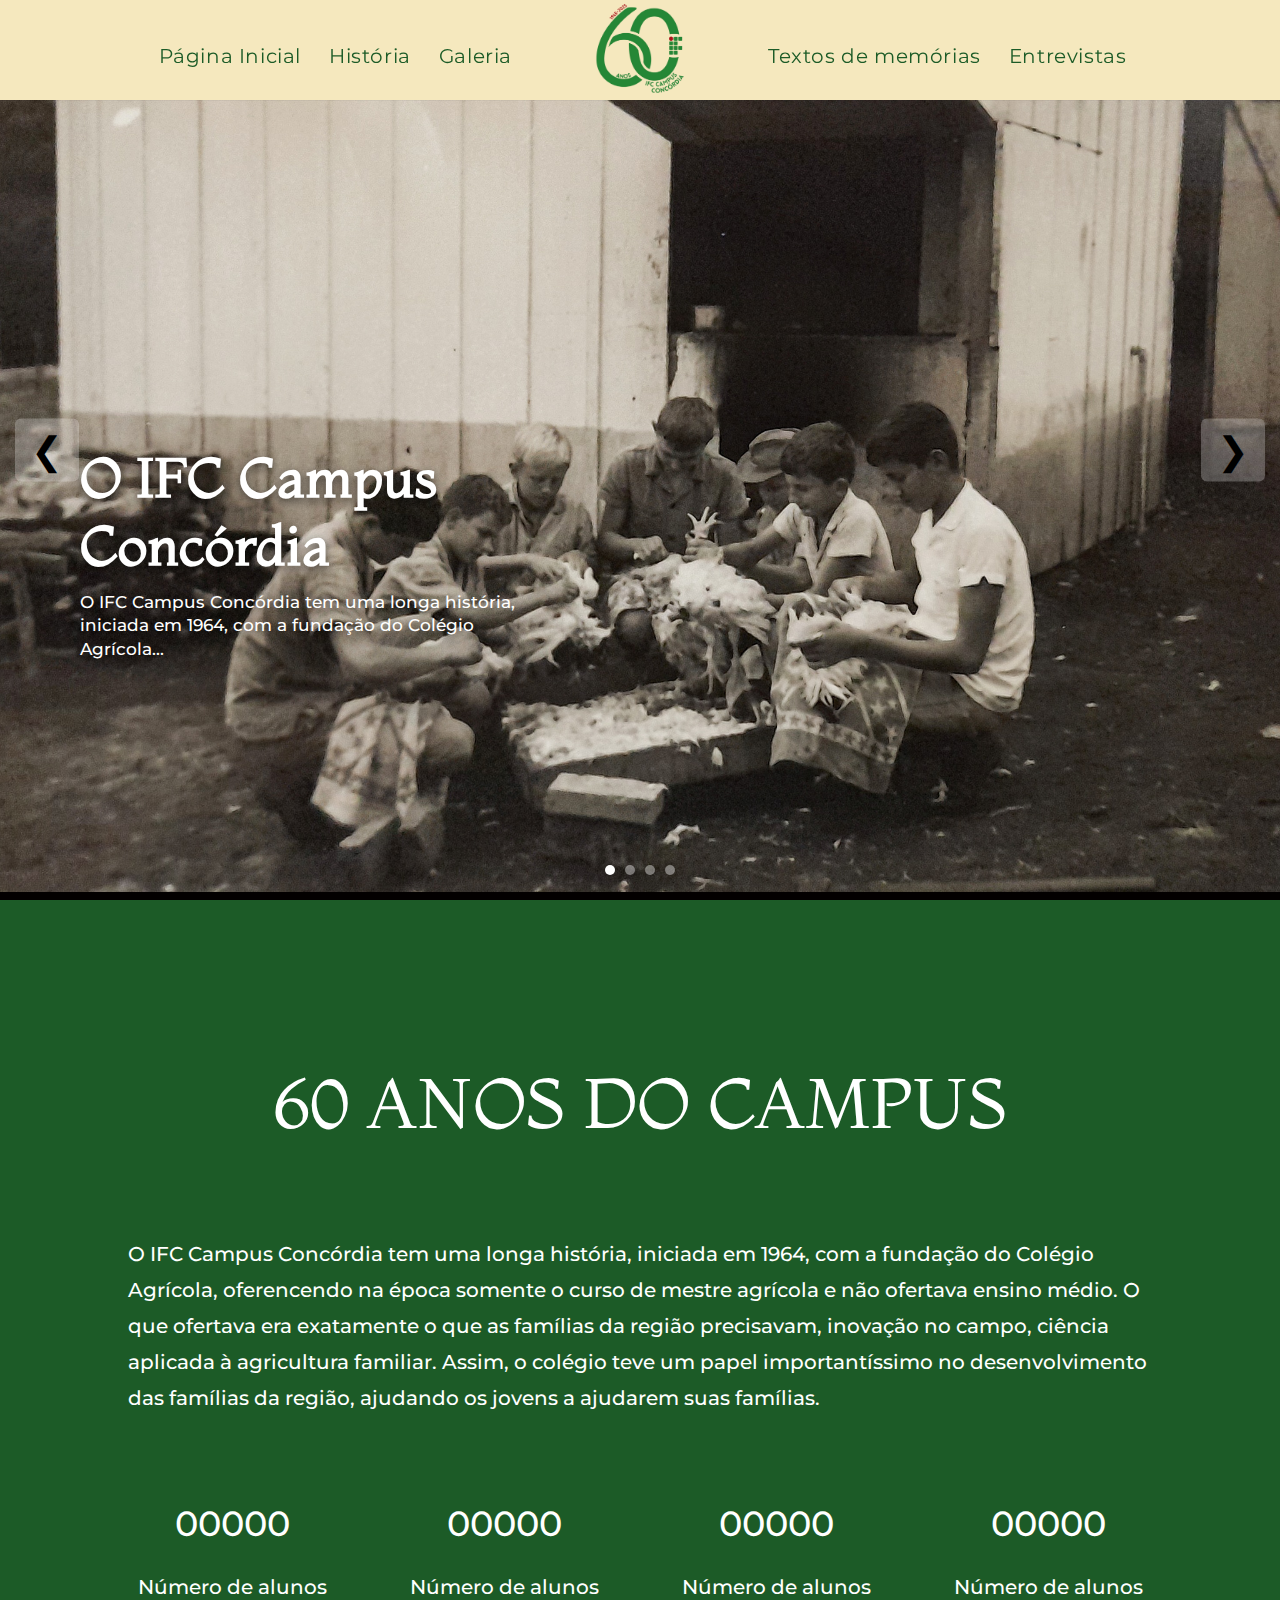
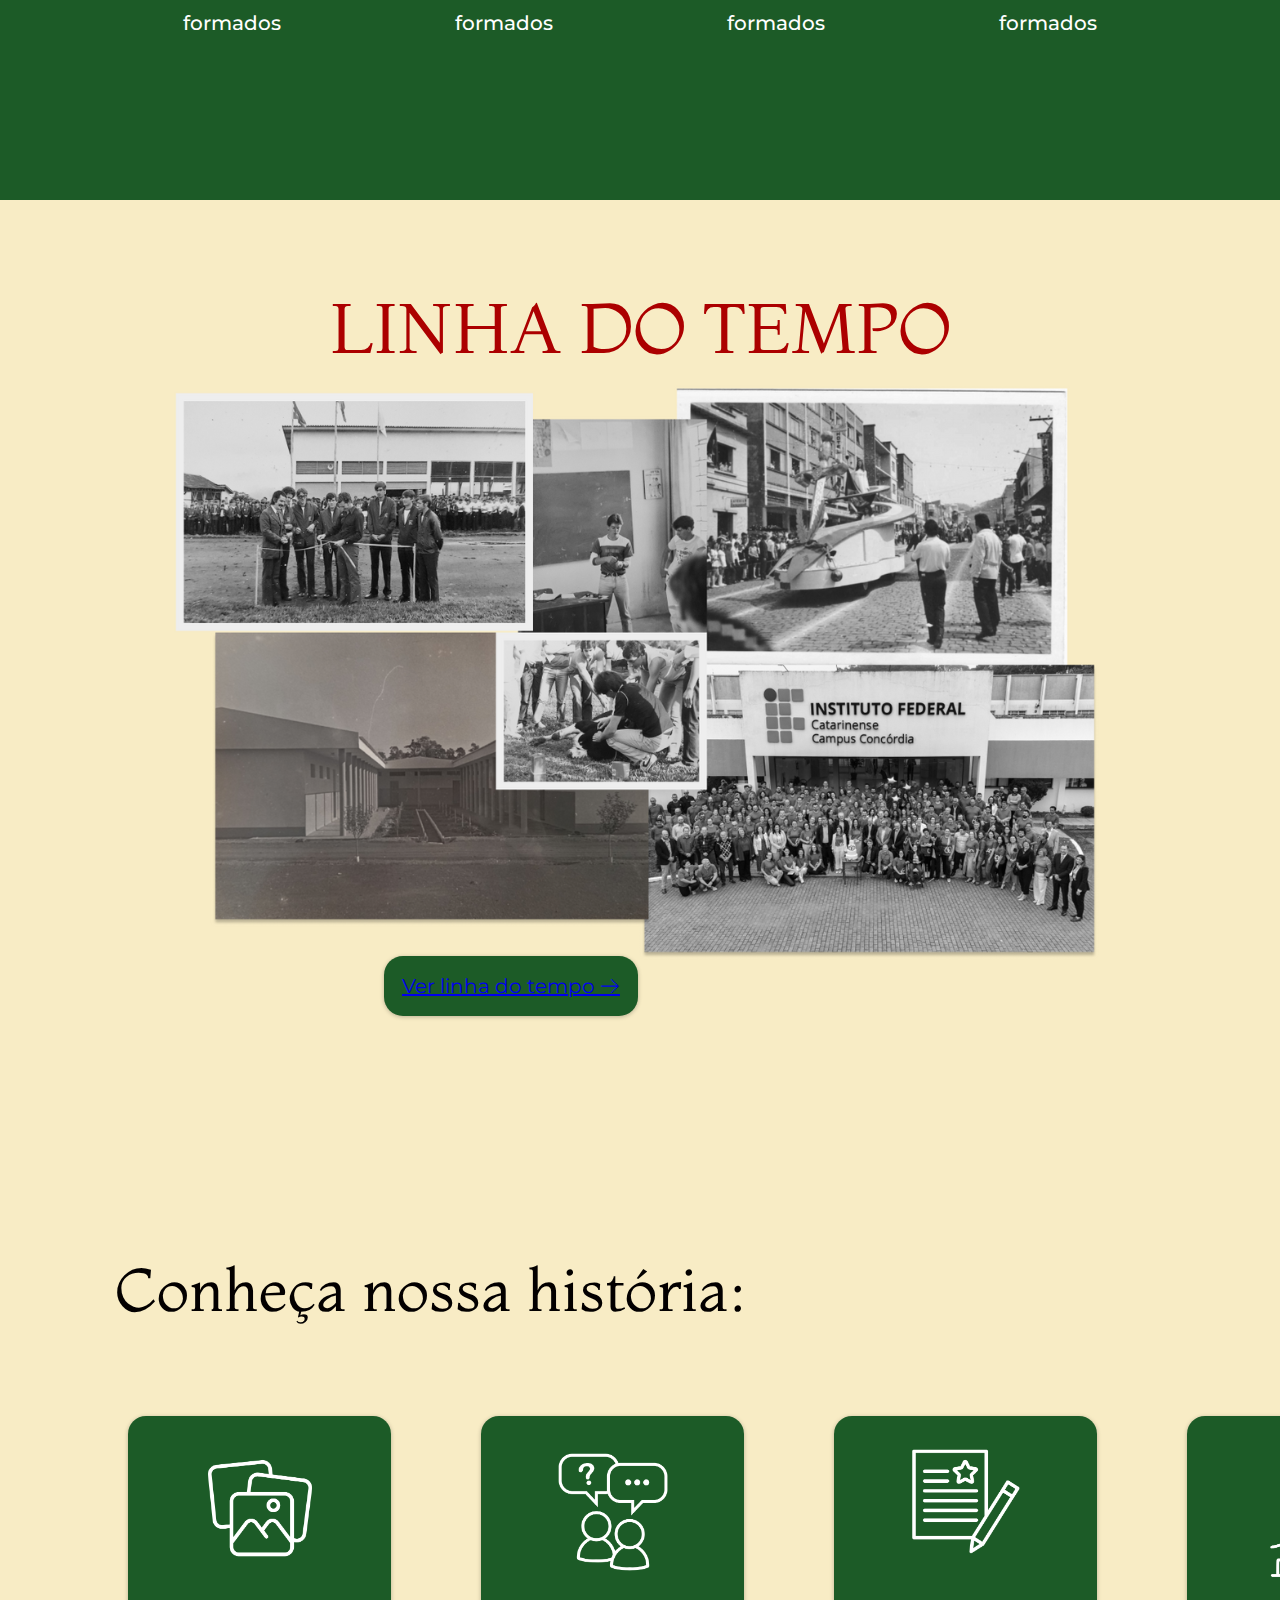
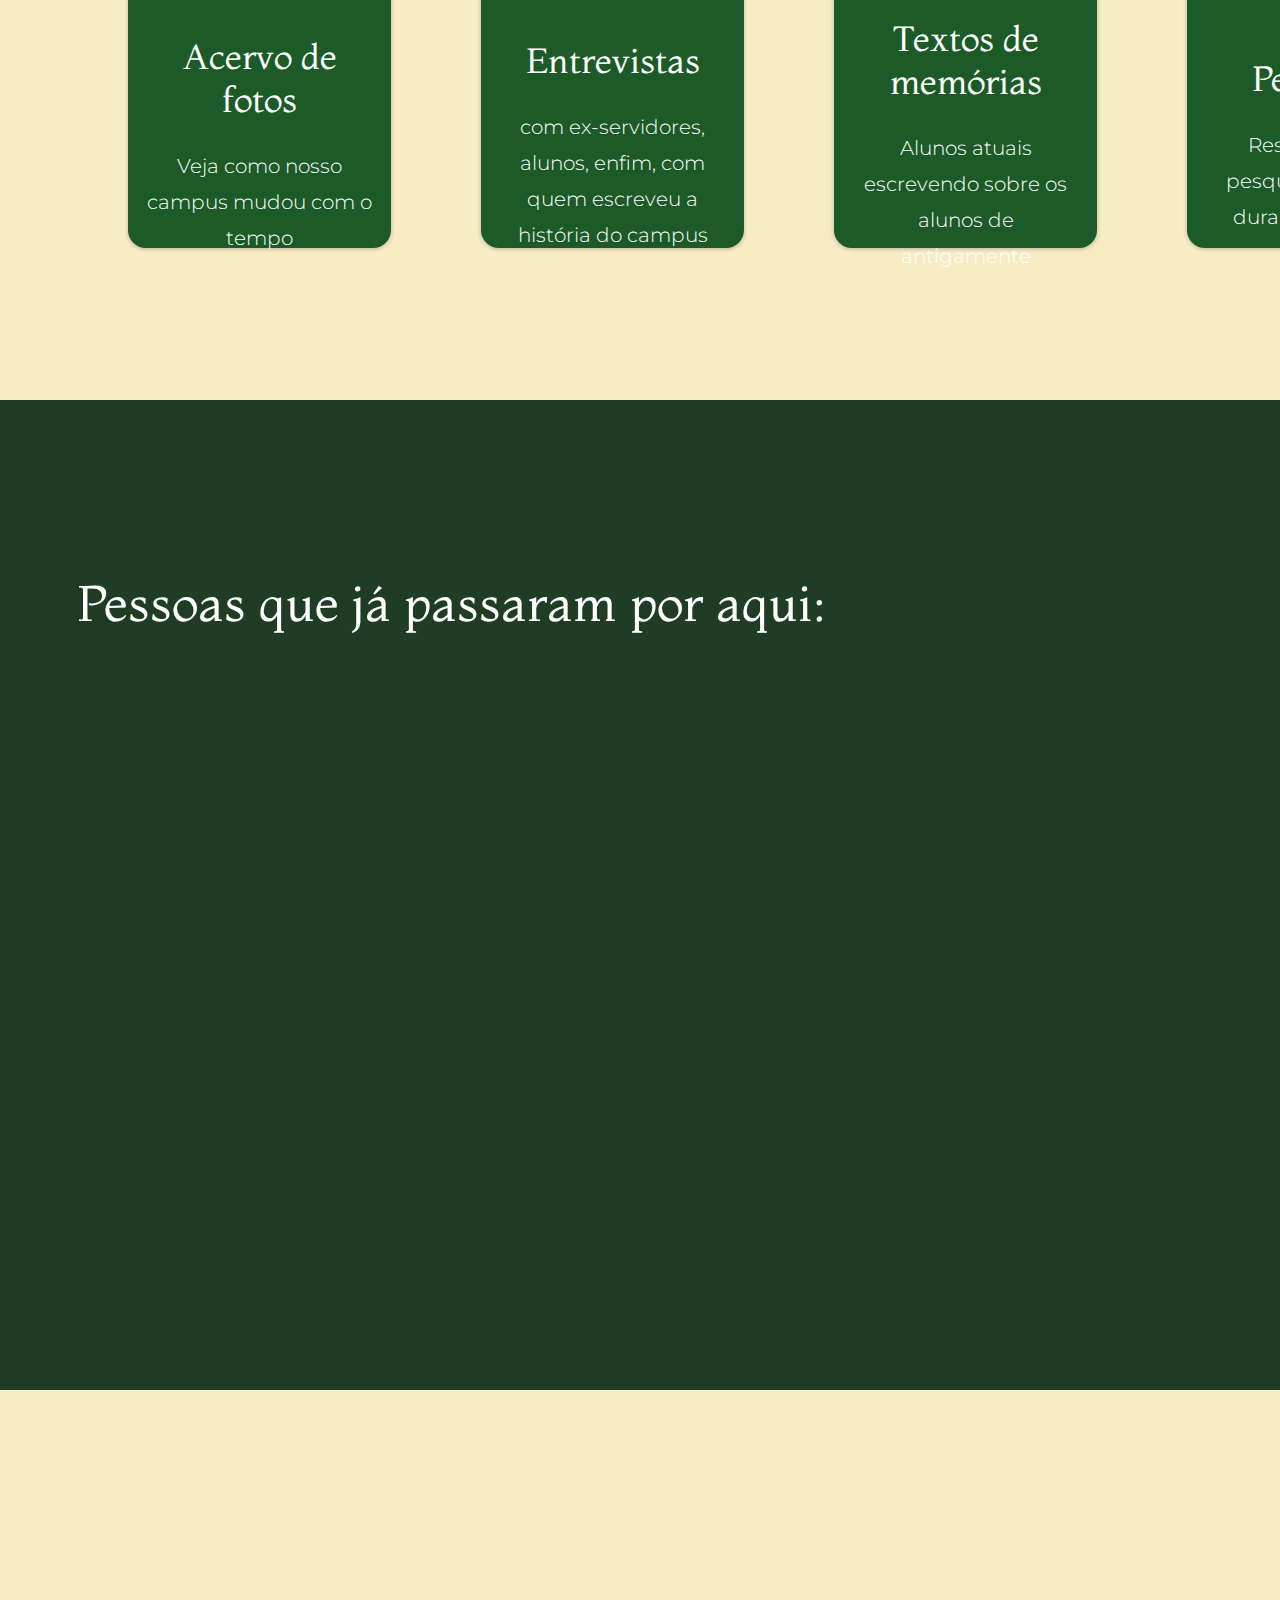
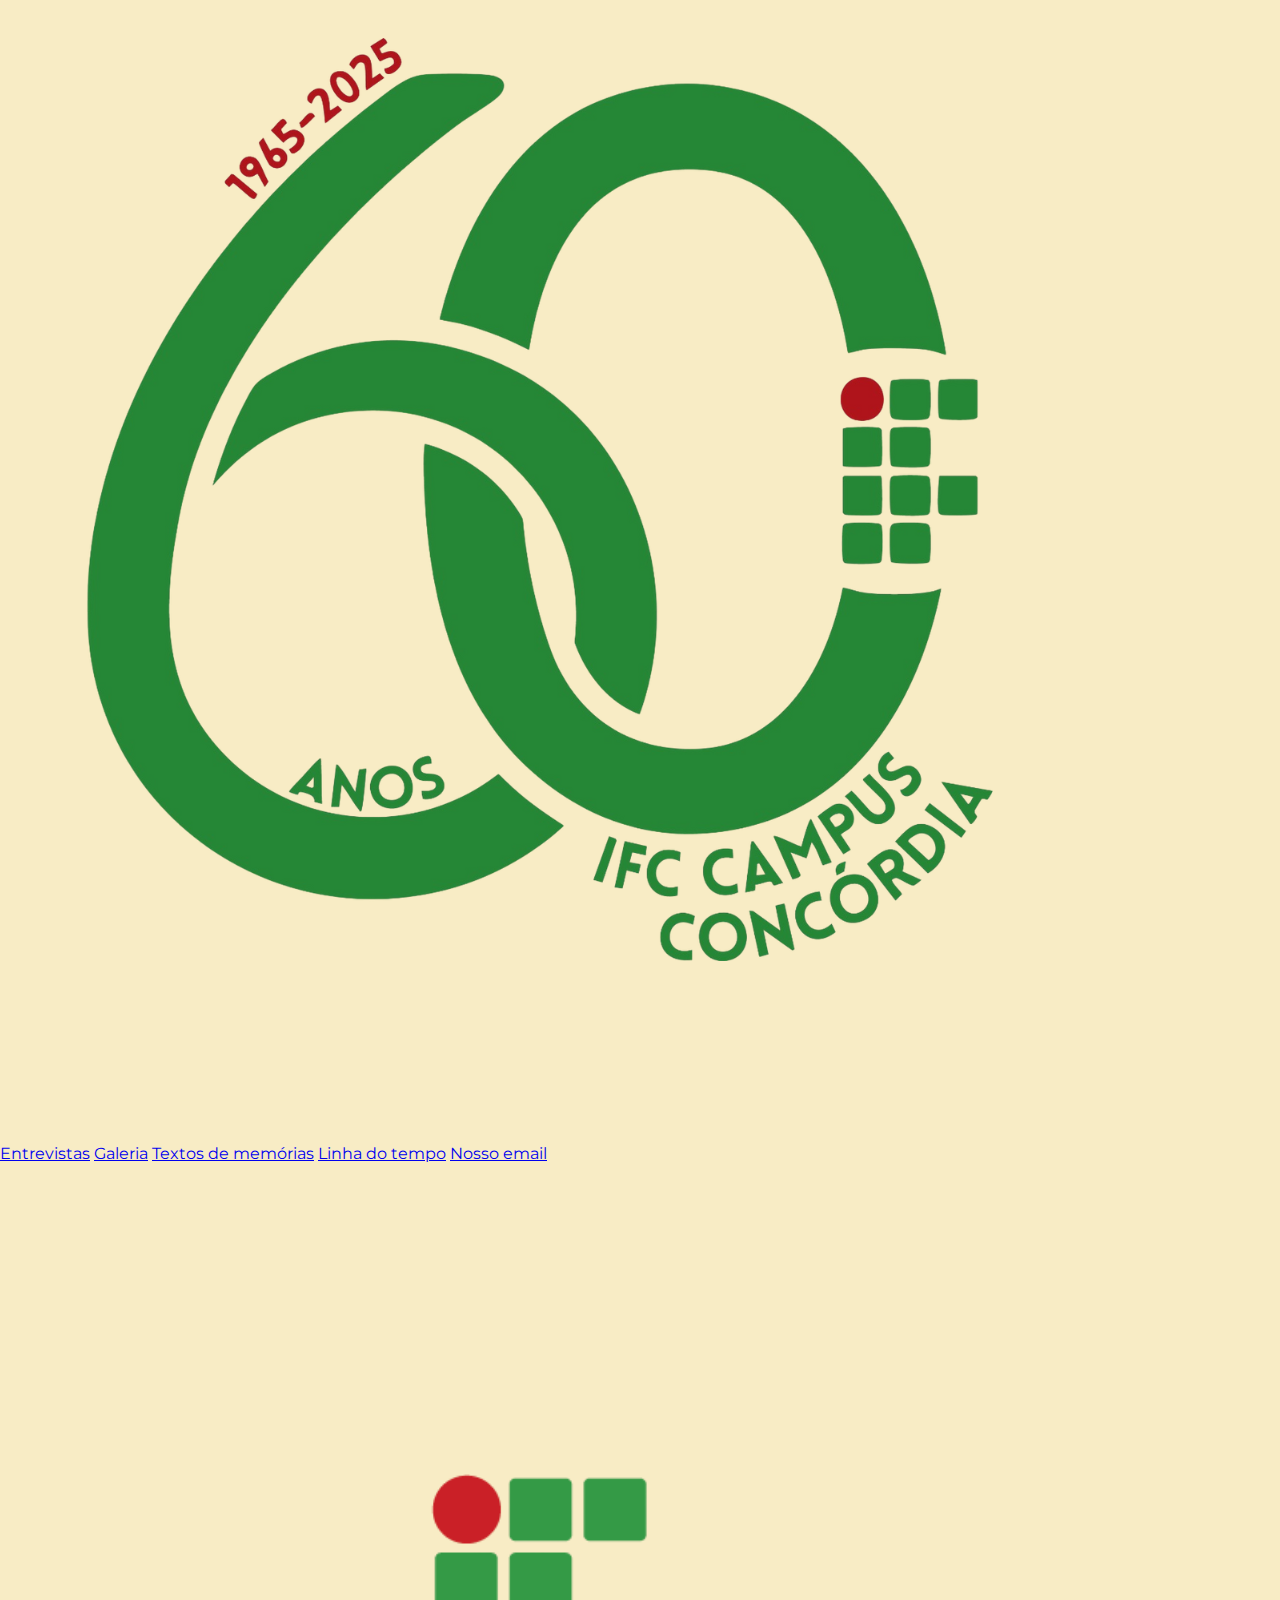
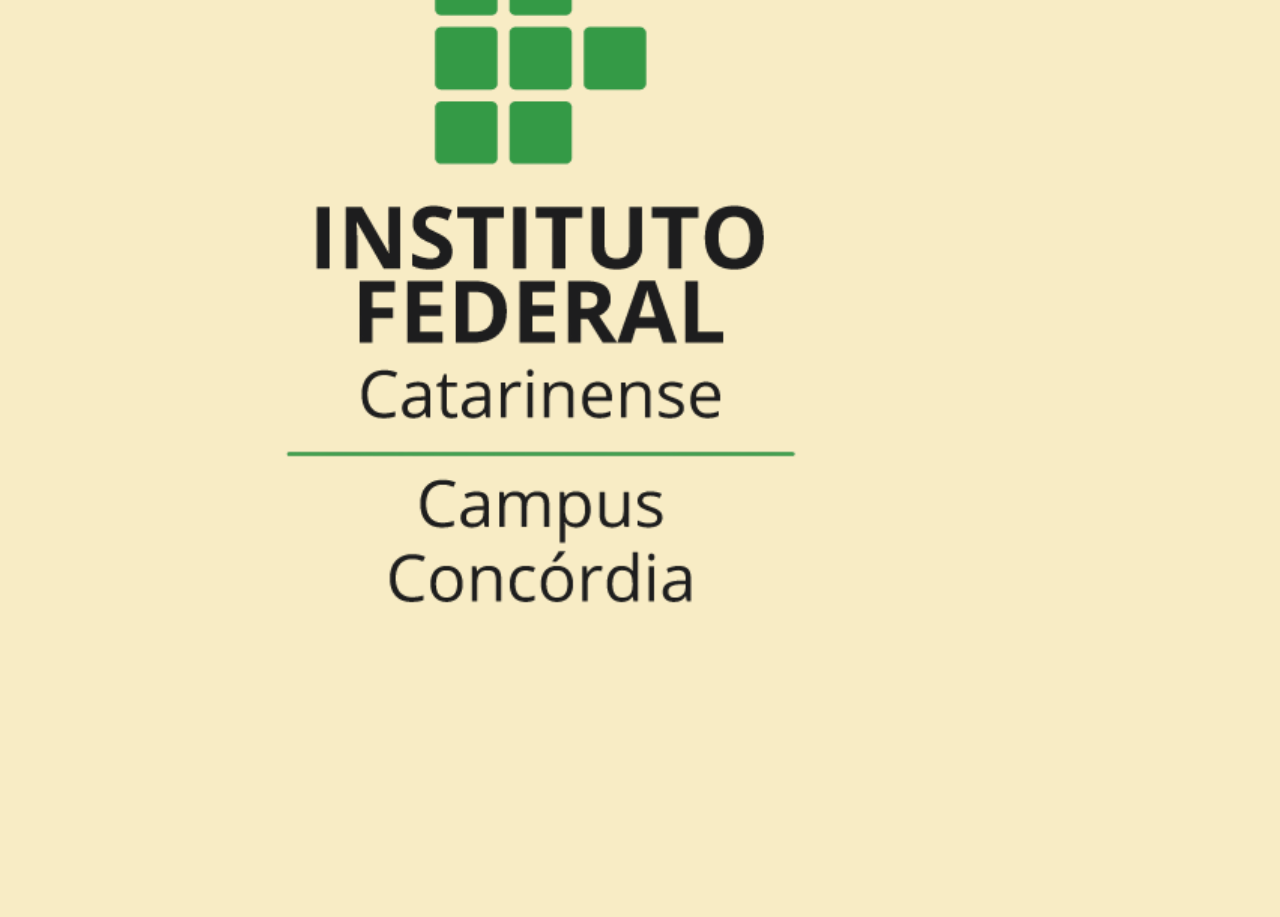
<file: index.html>
<!DOCTYPE html>
<html lang="pt-br">
<head>
    <meta charset="UTF-8">
    <meta name="viewport" content="width=device-width, initial-scale=1.0">
    <link href="./site/css/estilo.css" rel="stylesheet">
    <link rel="icon" type="image/png" href="./site/imagens/logoprojeto.png">
    <link rel="preconnect" href="https://fonts.googleapis.com">
    <link rel="preconnect" href="https://fonts.gstatic.com" crossorigin>
    <link href="https://fonts.googleapis.com/css2?family=Montaga&family=Montserrat:ital,wght@0,100..900;1,100..900&display=swap" rel="stylesheet">
    <!-- <script src="./site/js/script.js" defer></script>  -->
    <!-- <script src="./site/js/carrosselPessoas.js" defer></script>    -->
     <script src="./site/js/carossel.js" defer></script>
    <title>Página Inicial</title>
</head>
<body>
    <header class="site-header">
        <nav class="navbar">
            <ul class="nav-left">
            <li><a href="./index.html">Página Inicial</a></li>
            <li><a href="./site/paginas/linhadoTempo.html">História</a></li>
            <li><a href="./site/paginas/galeria.html">Galeria</a></li>
            </ul>

            <div class="logo-wrap">
            <a href="index.html" class="logo-link">
                <img src="./site/imagens/logoprojeto.png" alt="IFC Concórdia" class="logo-img">
            </a>
            </div>

            <ul class="nav-right">
            <li><a href="./site/paginas/textosdeMemorias.html">Textos de memórias</a></li>
            <li><a href="./site/paginas/entrevistas.html">Entrevistas</a></li>

            </ul>
        </nav>
    </header>

   <section class="carousel">

    <div class="carousel-track" id="carrossel-1">
        <!-- Slide 1 -->
        <div class="slide active">
            <img src="./site/imagens/depenandoGalinha1969 (1).jpg" alt="Foto 1">
            <div class="slide-texto">
                <h1>O IFC Campus Concórdia</h1>
                <p>O IFC Campus Concórdia tem uma longa história, iniciada em 1964, com a fundação do Colégio Agrícola...</p>
            </div>
        </div>

        <!-- Slide 2 -->
        <div class="slide">
            <img src="./site/imagens/formaturaPrimeiraTurma (1).jpg" alt="Foto 2">
            <div class="slide-texto">
                <h1>Uma trajetória de 60 anos</h1>
                <p>O campus contribuiu de forma fundamental no desenvolvimento das famílias da região...</p>
            </div>
        </div>

        <!-- Slide 3 -->
        <div class="slide">
            <img src="./site/imagens/EAgrotecnica.jpg" alt="Foto 3">
            <div class="slide-texto">
                <h1>Tradição e Inovação</h1>
                <p>O legado do campus se mantém vivo através das gerações...</p>
            </div>
        </div>

        <!-- Slide 4 -->
        <div class="slide">
            <img src="./site/imagens/refeitório.jpg" alt="Foto 4">
            <div class="slide-texto">
                <h1>Tradição e Inovação</h1>
                <p>O legado do campus se mantém vivo através das gerações...</p>
            </div>
        </div>
    </div>

    <!-- Bolinhas de navegação -->
    <div class="carousel-indicators" id="indicadores-1">
        <span class="indicator"></span>
        <span class="indicator"></span>
        <span class="indicator"></span>
        <span class="indicator"></span>
    </div>

    <!-- Setas -->
    <button class="arrow left" onclick="primeiro.slideAnterior()">&#10094;</button>
    <button class="arrow right" onclick="primeiro.proximoSlide()">&#10095;</button>

    </section>

    <section class="secEstimativas">
        <h1 class="h1Branco"> 60 ANOS DO CAMPUS</h1>
        <p>
            O IFC Campus Concórdia tem uma longa história, iniciada em 1964, 
            com a fundação do Colégio Agrícola, oferencendo na época somente o 
            curso de mestre agrícola e não ofertava ensino médio. O que ofertava 
            era exatamente o que as famílias da região precisavam, inovação no campo, 
            ciência aplicada à agricultura familiar. Assim, o colégio teve um papel 
            importantíssimo no desenvolvimento das famílias da região, ajudando os 
            jovens a ajudarem suas famílias. 
        </p>

        <div class="secao2estimativas">
            <div class="estimativa">
                <p class="numero">00000</p>
                <p>Número de alunos formados</p>
            </div>
            <div class="estimativa">
                <p class="numero">00000</p>
                <p>Número de alunos formados</p>
            </div>
            <div class="estimativa">
                <p class="numero">00000</p>
                <p>Número de alunos formados</p>
            </div>
            <div class="estimativa">
                <p class="numero">00000</p>
                <p>Número de alunos formados</p>
            </div>
        </div>
    </section>

    <section class="secLinhadoTempo">
        <h1 class="h1Vermelho">LINHA DO TEMPO</h1>
        <button class="botaoLinhadoTempo"><a href="./site/paginas/linhadoTempo.html">Ver linha do tempo 🡢</a></button>
    </section>

    <section class="secDirecionamentos">
        <h1>Conheça nossa história:</h1>
        <div class="direcionamentos">
        <a href="./site/paginas/galeria.html" class="direcionamento">
            <img src="./site/imagens/icones/igaleria.png" alt="fotos">
            <h2>Acervo de fotos</h2>
            <p>Veja como nosso campus mudou com o tempo</p>
        </a>
        <a href="./site/paginas/entrevistas.html" class="direcionamento">
            <img src="./site/imagens/icones/ientrevista.png" alt="entrevistas">
            <h2>Entrevistas</h2>
            <p>com ex-servidores, alunos, enfim, com quem escreveu a história do campus</p>
        </a>
        <a href="./site/paginas/textosdeMemorias.html" class="direcionamento">
            <img src="./site/imagens/icones/itextos.png" alt="textos">
            <h2>Textos de memórias</h2>
            <p>Alunos atuais escrevendo sobre os alunos de antigamente</p>
        </a>
        <a href="./site/paginas/pesquisa.html" class="direcionamento">
            <img src="./site/imagens/icones/iestatistica.png" alt="pesquisa">
            <h2>Pesquisa</h2>
            <p>Resultados da pesquisa realizada durante o projeto</p>
        </a> 
    </div>
    </section>

    <section class="secPessoas">
    <h1>Pessoas que já passaram por aqui:</h1>
    
    <section class="carrossel-pessoas" >

    <div class="carousel-track" id="carrossel-2">
        <!-- Slide 1 -->
        <div class="slide-pessoa active">
            <img src="./site/imagens/EAgrotecnica.jpg" alt="Foto 1">
            <div class="slide-texto-pessoa">
                <p>Nome da pessoa slide 1</p>
                <p class="minibio">Mini biografia e/ou fala da pessoa</p>
            </div>
        </div>

        <!-- Slide 2 -->
        <div class="slide-pessoa">
            <img src="./site/imagens/formaturaPrimeiraTurma (1).jpg" alt="Foto 2">
            <div class="slide-texto-pessoa">
                <p>Nome da pessoa slide 2</p>
                <p class="minibio">Mini biografia e/ou fala da pessoa</p>
            </div>
        </div>

        <!-- Slide 3 -->
        <div class="slide-pessoa">
            <img src="./site/imagens/depenandoGalinha1969 (1).jpg" alt="Foto 3">
            <div class="slide-texto-pessoa">
                <p>Nome da pessoa slide 3</p>
                <p class="minibio">Mini biografia e/ou fala da pessoa</p>
            </div>
        </div>

    </div>


    <!-- Setas -->
    <button class="arrow left" onclick="segundo.slideAnterior()">&#10094;</button>
    <button class="arrow right" onclick="segundo.proximoSlide()">&#10095;</button>

    </section>

    </section>

    <footer>
        <img src="./site/imagens/logoprojeto.png" alt="logoprojeto">
        <div class="links">
            <a href="./site/paginas/entrevistas.html">Entrevistas</a>
            <a href="./site/paginas/galeria.html">Galeria</a>
            <a href="./site/paginas/textosdeMemorias.html">Textos de memórias</a>
            <a href="./site/paginas/linhadoTempo.html">Linha do tempo</a>
            <a href="mailto:ifcmemorias60@gmail.com">Nosso email</a>
        </div>
        <a href="https://concordia.ifc.edu.br/"><img src="./site/imagens/logo if.png" alt="logo if"></a>
    </footer>

</body>

</html>
</file>
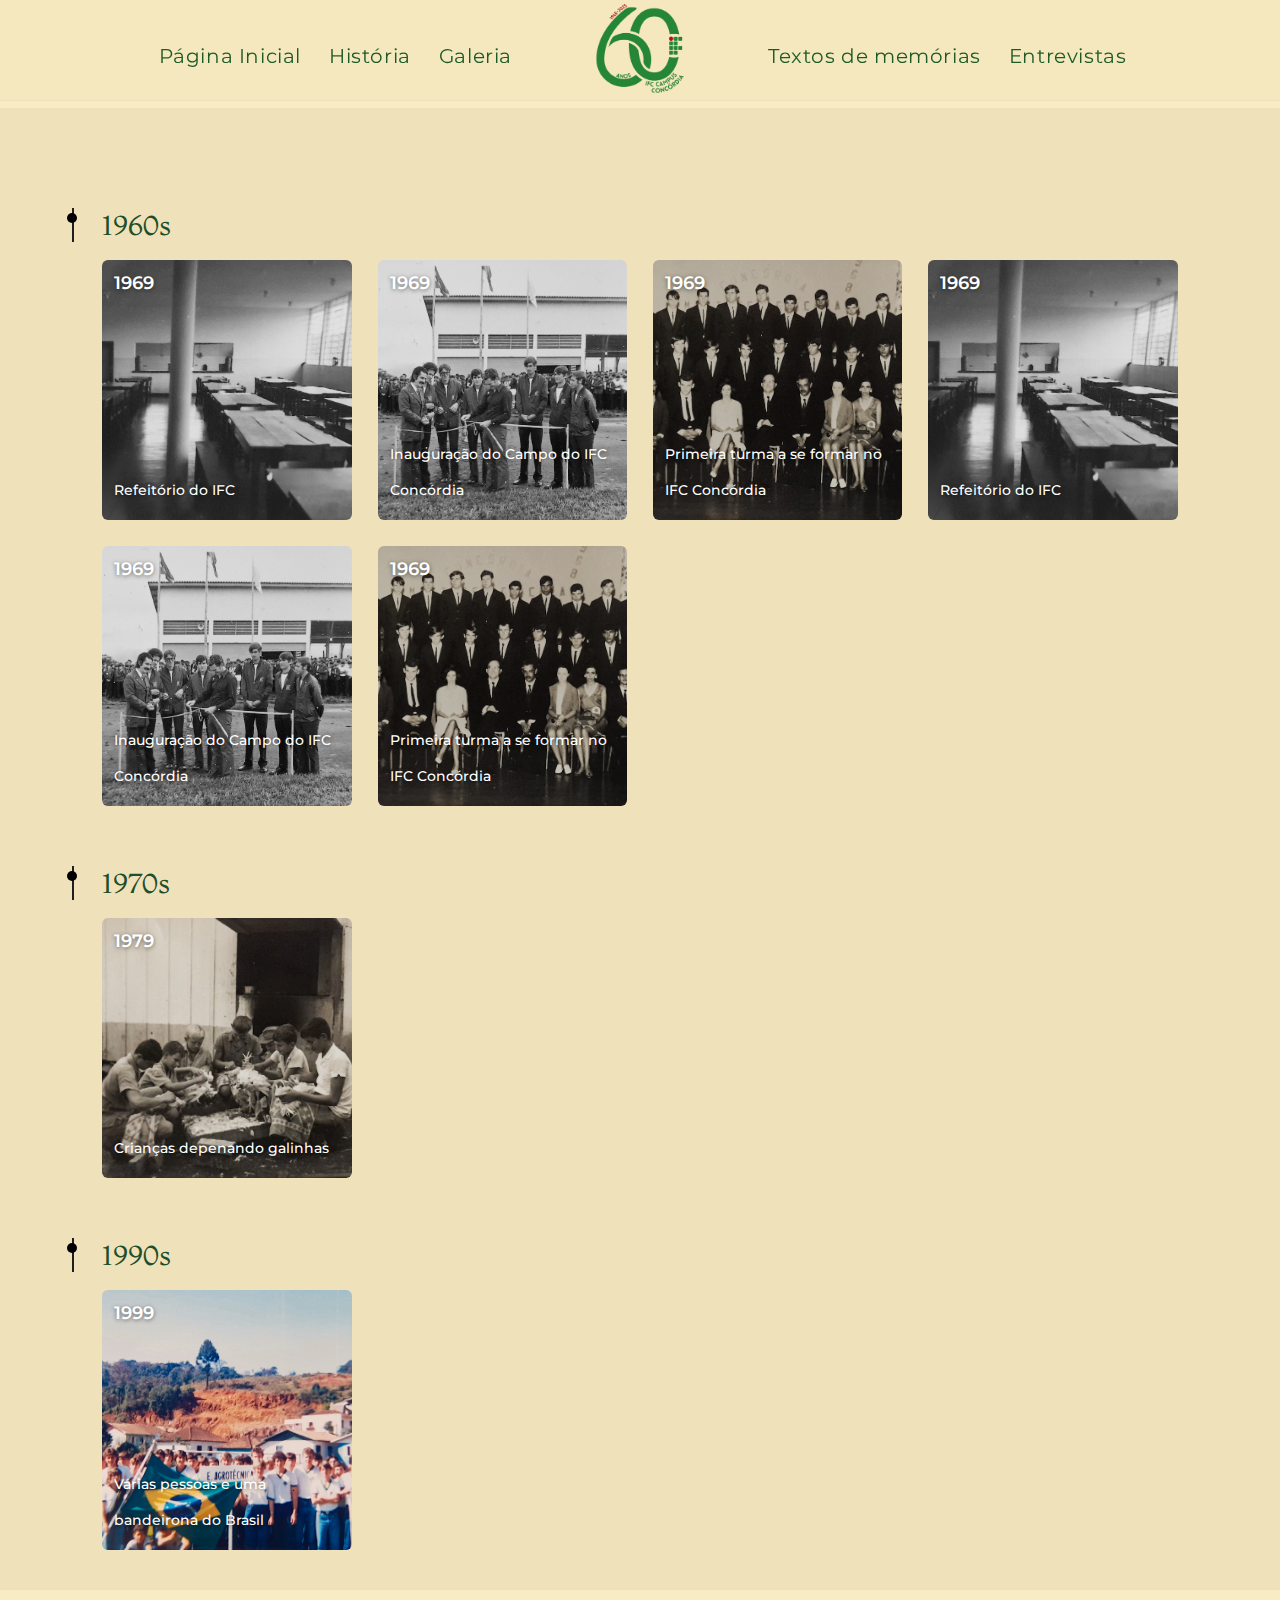
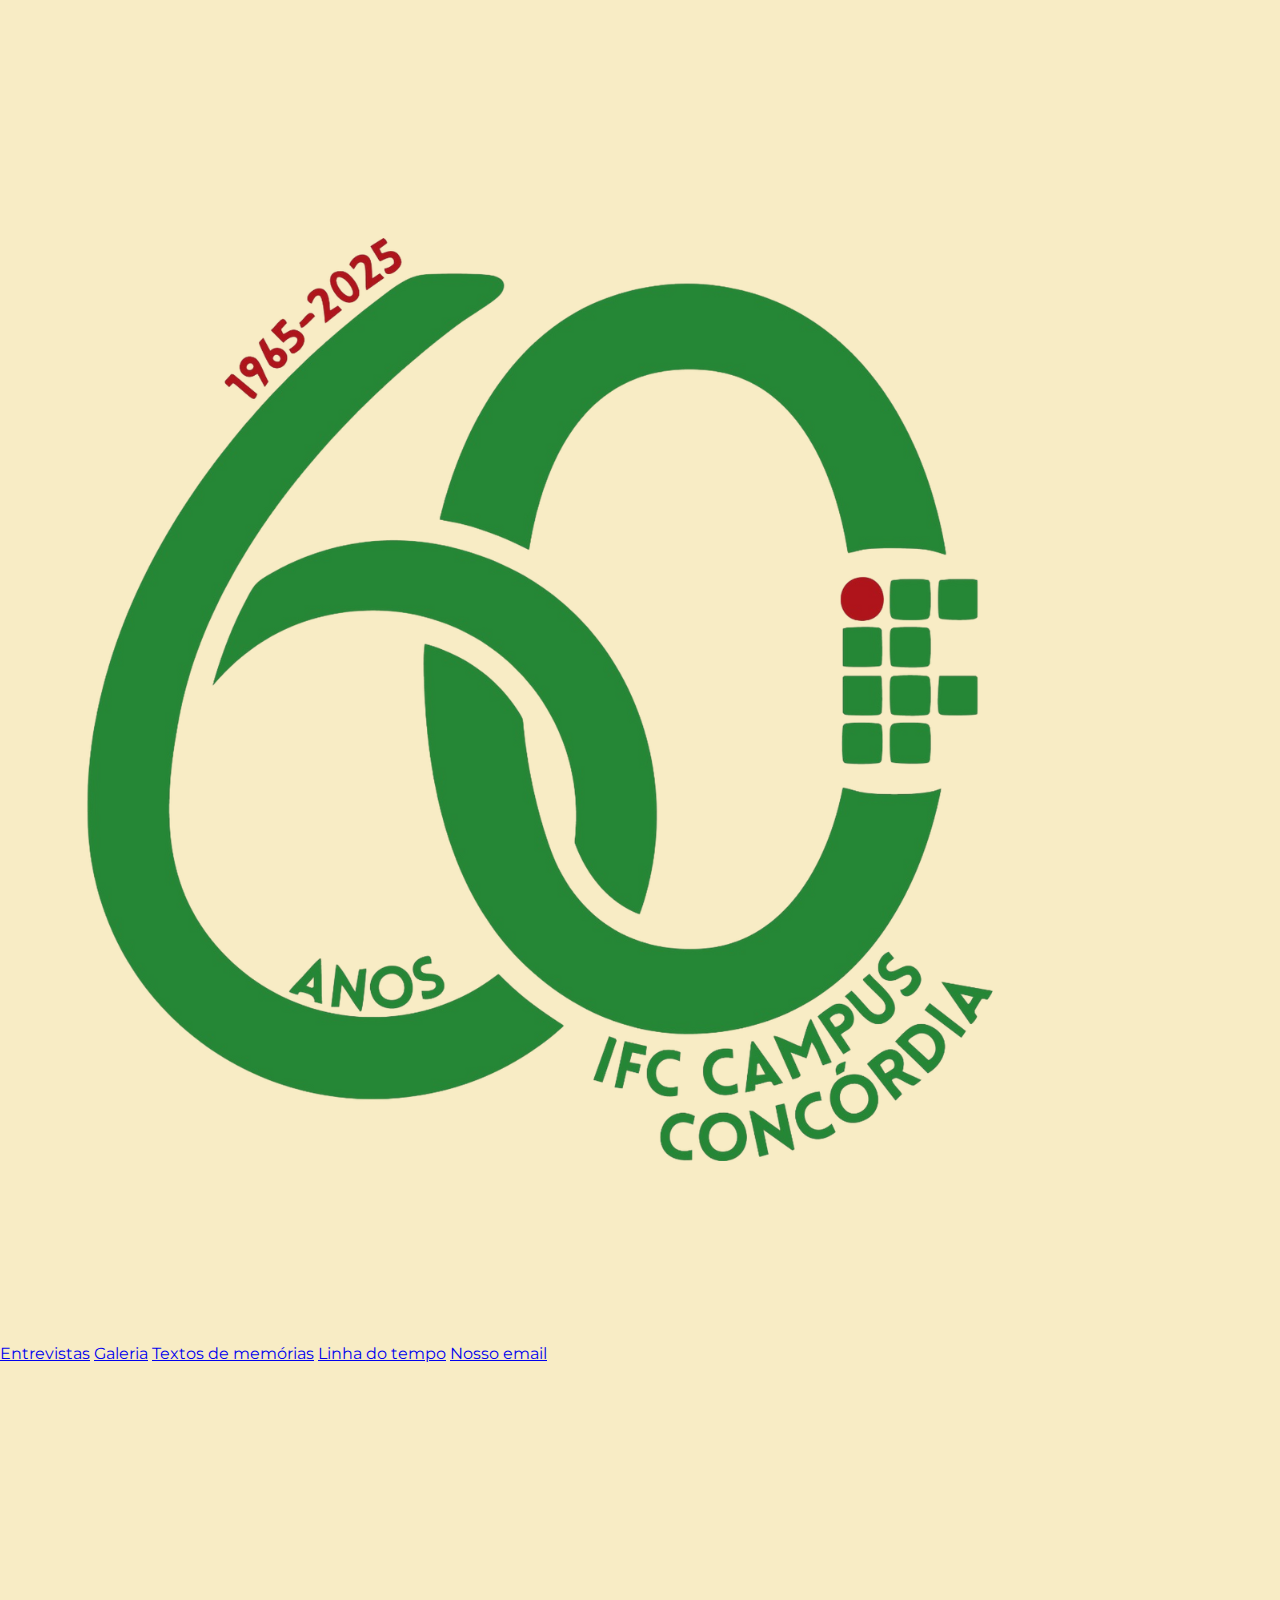
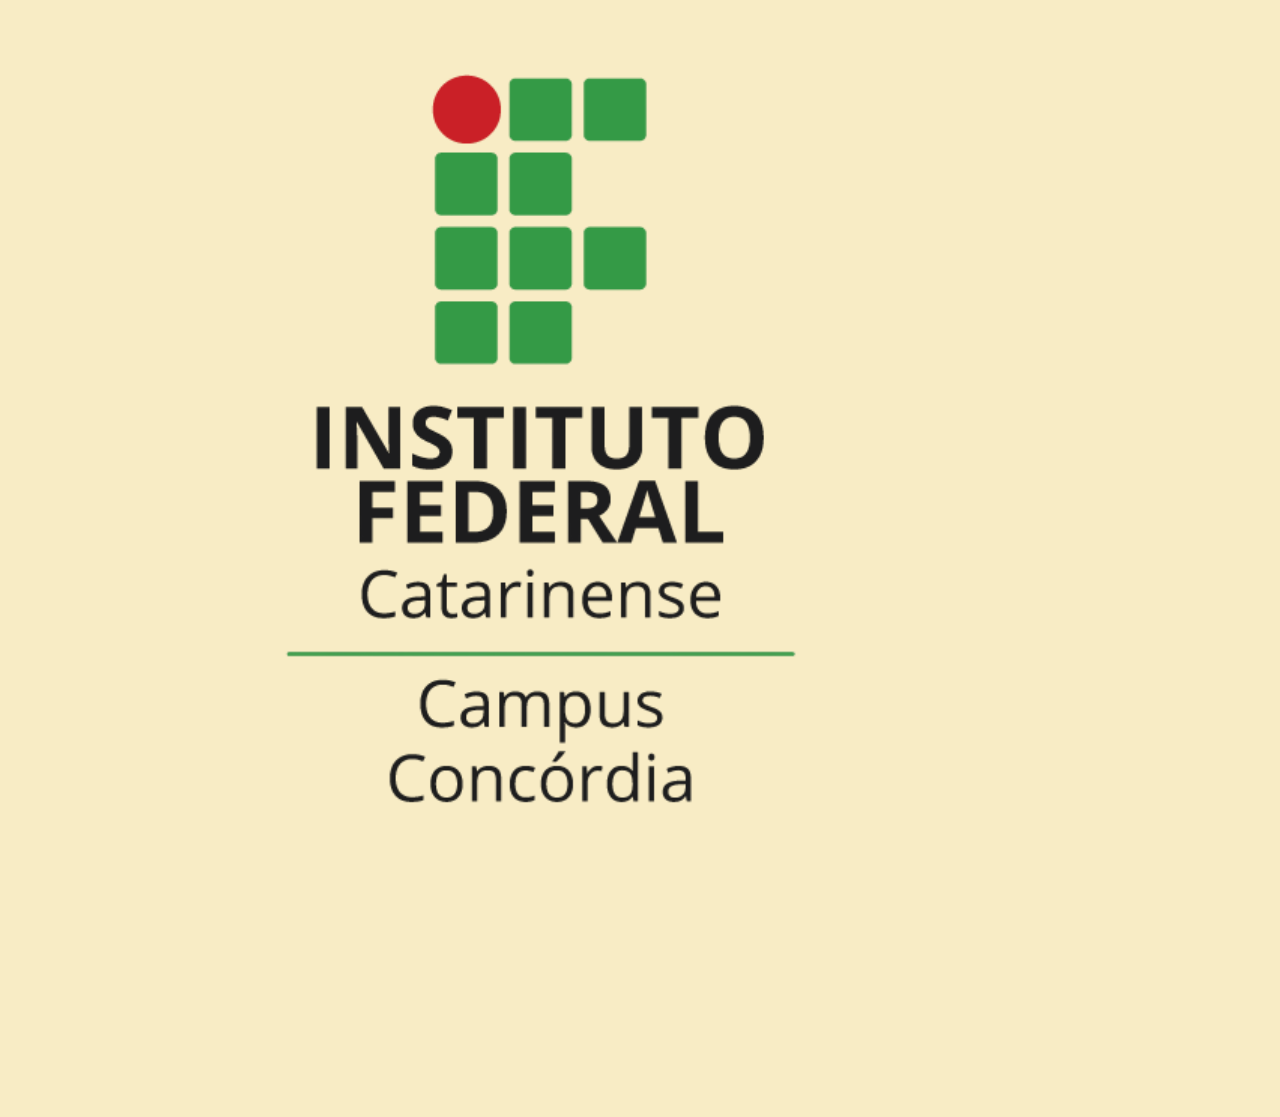
<file: site/paginas/galeria.html>
<!DOCTYPE html>
<html lang="pt-br">
<head>
    <meta charset="UTF-8">
    <meta name="viewport" content="width=device-width, initial-scale=1.0">
    <link href="../css/estilo.css" rel="stylesheet">
    <link rel="icon" type="image/png" href="../imagens/logoprojeto.png">
    <link href="../css/galeria.css" rel="stylesheet">
    <link rel="preconnect" href="https://fonts.googleapis.com">
    <link rel="preconnect" href="https://fonts.gstatic.com" crossorigin>
    <link href="https://fonts.googleapis.com/css2?family=Montaga&family=Montserrat:ital,wght@0,100..900;1,100..900&display=swap" rel="stylesheet">
    
    <script src="../js/galeriaBruno.js" defer></script>

    <title>Galeria</title>
</head>
<body>
    <header class="site-header">
        <nav class="navbar">
            <ul class="nav-left">
            <li><a href="../../index.html">Página Inicial</a></li>
            <li><a href="./linhadoTempo.html">História</a></li>
            <li><a href="./galeria.html">Galeria</a></li>
            </ul>

            <div class="logo-wrap">
            <a href="../../index.html" class="logo-link">
                <img src="../imagens/logoprojeto.png" alt="IFC Concórdia" class="logo-img">
            </a>
            </div>

            <ul class="nav-right">
            <li><a href="./textosdeMemorias.html">Textos de memórias</a></li>
            <li><a href="./entrevistas.html">Entrevistas</a></li>

            </ul>
        </nav>
    </header>
    
    <h1>Galeria de Memórias</h1>
    <div id="filtros-container" class="filtros">
        <span class="filtros-label">Filtrar:</span>

        <div class="tags-area">
            <button class="tag" data-tag="Desfiles">Desfiles</button>
            <button class="tag" data-tag="Infraestrutura">Infraestrutura</button>
            <button class="tag" data-tag="Alunos">Alunos</button>
            <button class="tag" data-tag="Eventos">Eventos</button>
        </div>
    </div>
    <div id="galeria-wrapper">
        <div id="galeria-container" class="galeria">
        </div>
        <div class="linha-timeline"></div>
    </div>
    
    <footer>
        <img src="../imagens/logoprojeto.png" alt="logoprojeto">
        <div class="links">
            <a href="../entrevistas.html">Entrevistas</a>
            <a href="../galeria.html">Galeria</a>
            <a href="../textosdeMemorias.html">Textos de memórias</a>
            <a href="../linhadoTempo.html">Linha do tempo</a>
            <a href="mailto:ifcmemorias60@gmail.com">Nosso email</a>
        </div>
        <a href="https://concordia.ifc.edu.br/"><img src="../imagens/logo if.png" alt="logo if"></a>
    </footer>
</body>
</file>
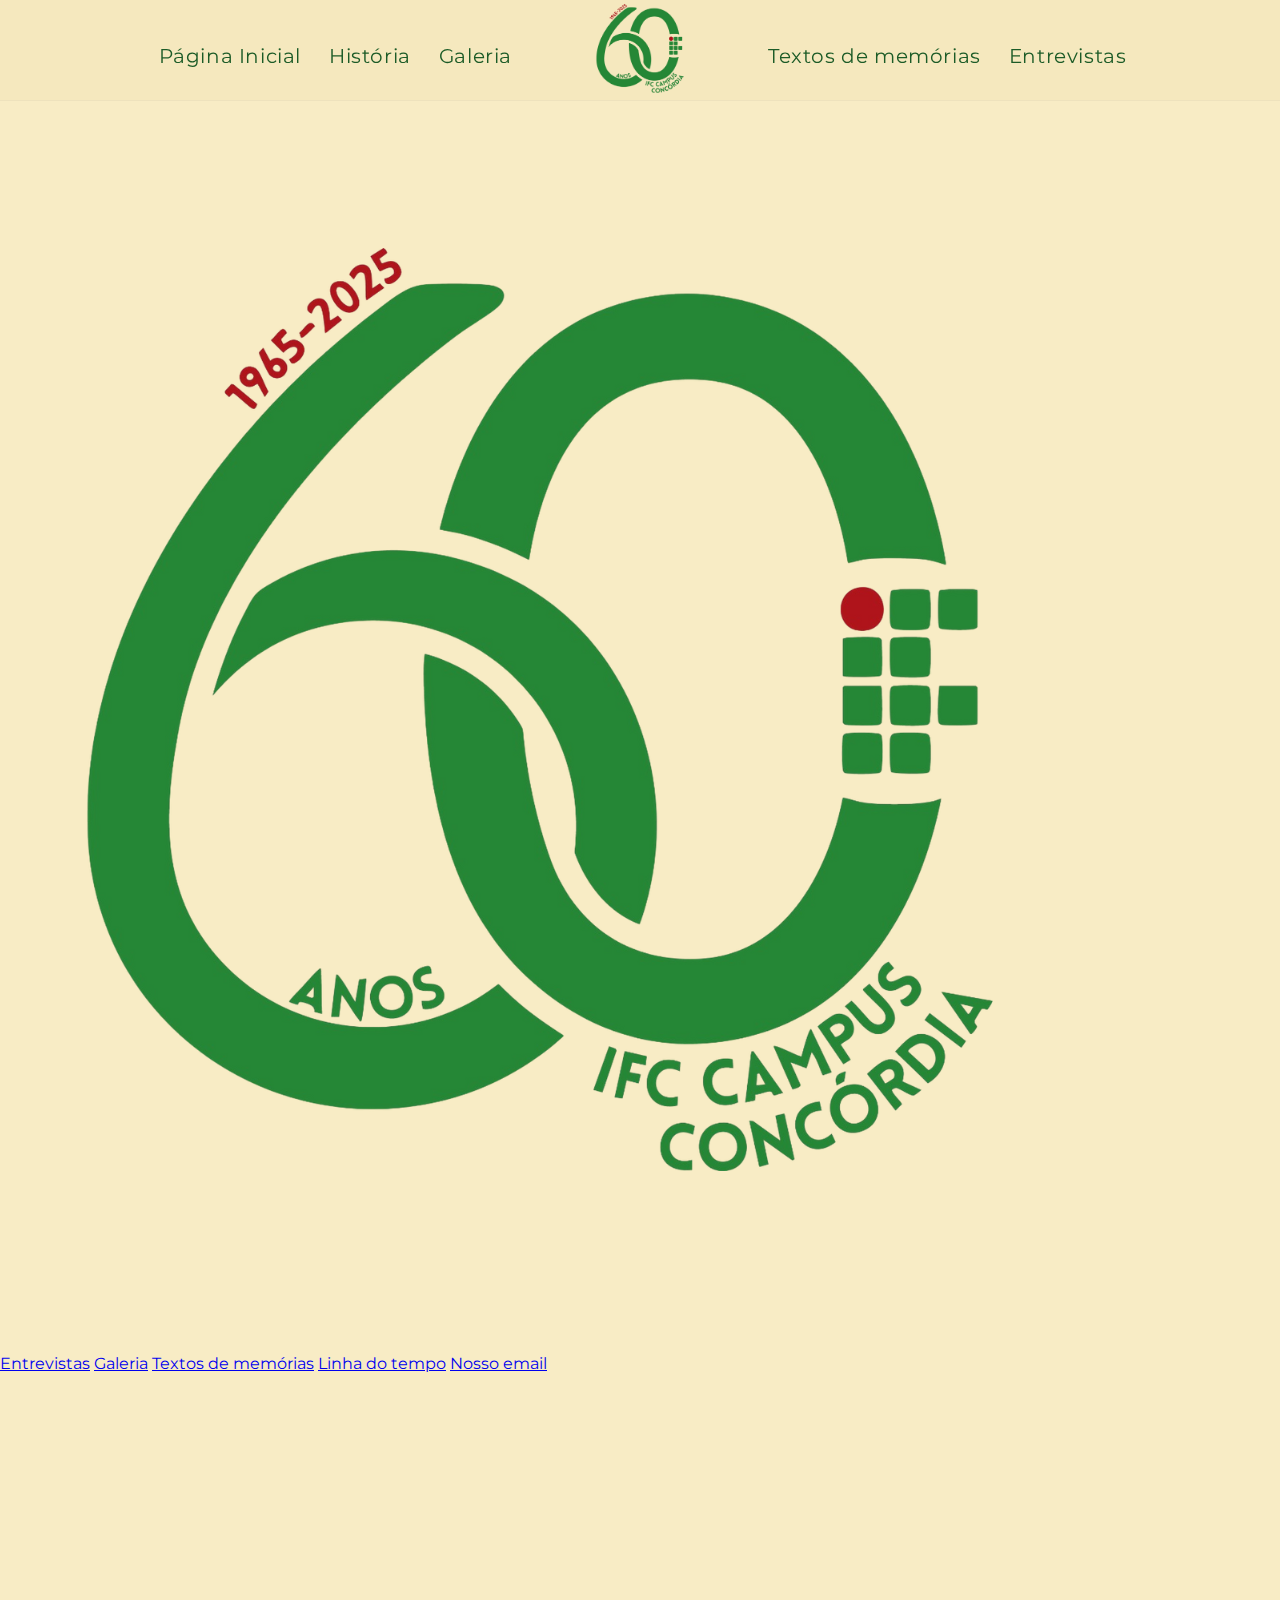
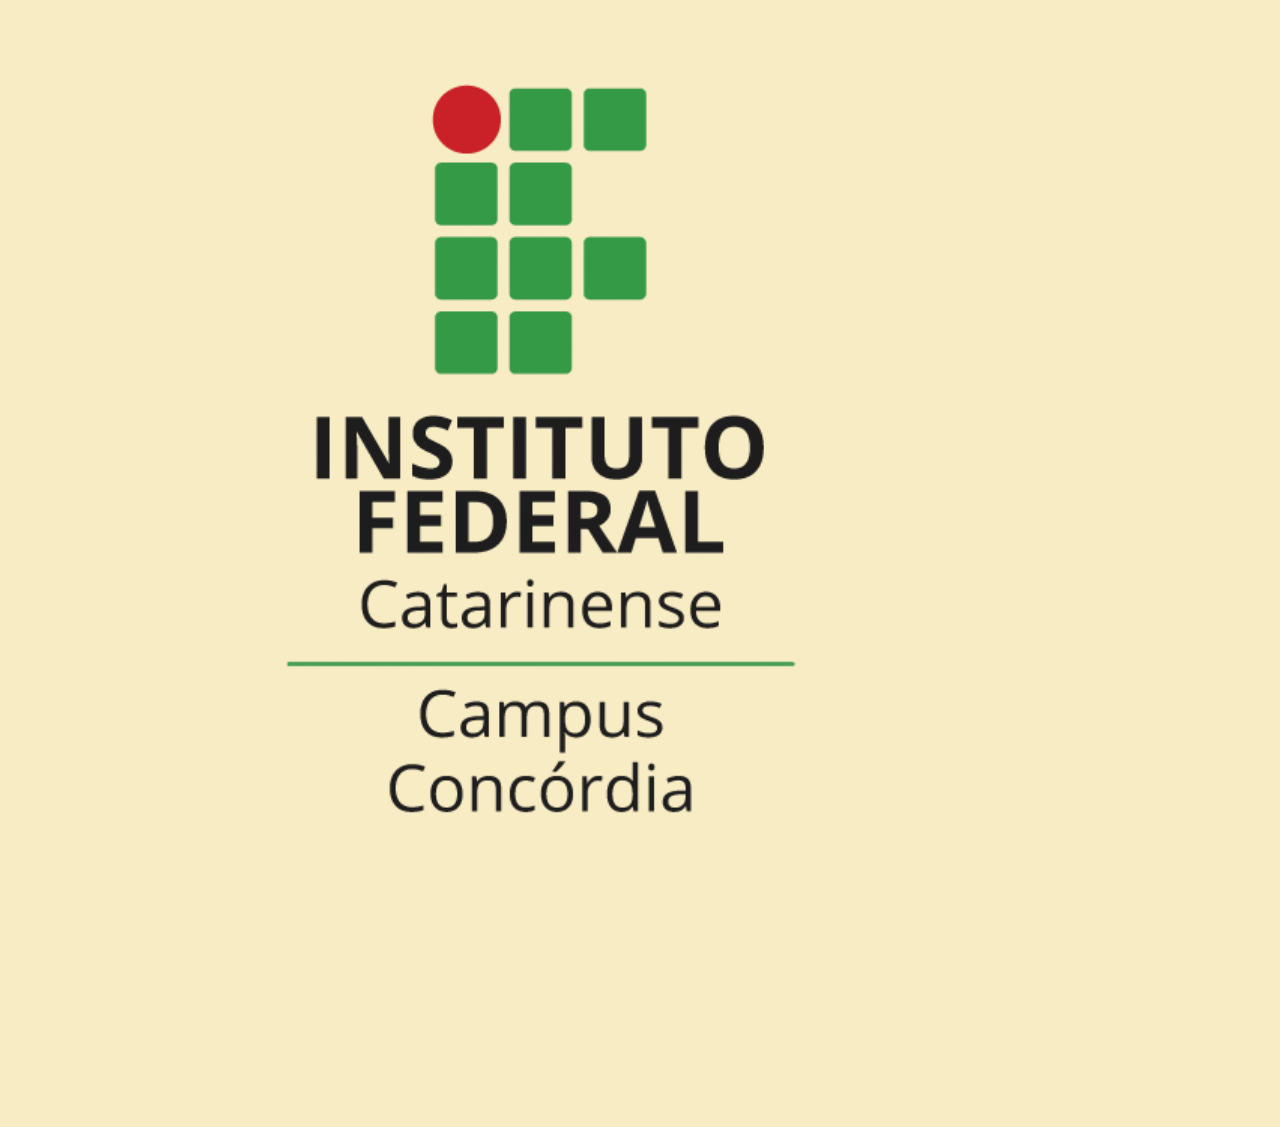
<file: site/paginas/pesquisa.html>
<!DOCTYPE html>
<html lang="pt-br">
<head>
    <meta charset="UTF-8">
    <meta name="viewport" content="width=device-width, initial-scale=1.0">
    <link rel="icon" type="image/png" href="../imagens/logoprojeto.png">
    <link href="../css/estilo.css" rel="stylesheet">
    <link rel="preconnect" href="https://fonts.googleapis.com">
    <link rel="preconnect" href="https://fonts.gstatic.com" crossorigin>
    <link href="https://fonts.googleapis.com/css2?family=Montaga&family=Montserrat:ital,wght@0,100..900;1,100..900&display=swap" rel="stylesheet">
    <title>Pesquisa</title>
</head>
<body>
    <header class="site-header">
        <nav class="navbar">
            <ul class="nav-left">
            <li><a href="../../index.html">Página Inicial</a></li>
            <li><a href="./linhadoTempo.html">História</a></li>
            <li><a href="./galeria.html">Galeria</a></li>
            </ul>

            <div class="logo-wrap">
            <a href="../../index.html" class="logo-link">
                <img src="../imagens/logoprojeto.png" alt="IFC Concórdia" class="logo-img">
            </a>
            </div>

            <ul class="nav-right">
            <li><a href="./textosdeMemorias.html">Textos de memórias</a></li>
            <li><a href="./entrevistas.html">Entrevistas</a></li>

            </ul>
        </nav>
    </header>

    <footer>
        <img src="../imagens/logoprojeto.png" alt="logoprojeto">
        <div class="links">
            <a href="../entrevistas.html">Entrevistas</a>
            <a href="../galeria.html">Galeria</a>
            <a href="../textosdeMemorias.html">Textos de memórias</a>
            <a href="../linhadoTempo.html">Linha do tempo</a>
            <a href="mailto:ifcmemorias60@gmail.com">Nosso email</a>
        </div>
        <a href="https://concordia.ifc.edu.br/"><img src="../imagens/logo if.png" alt="logo if"></a>
    </footer>
</body>
</file>
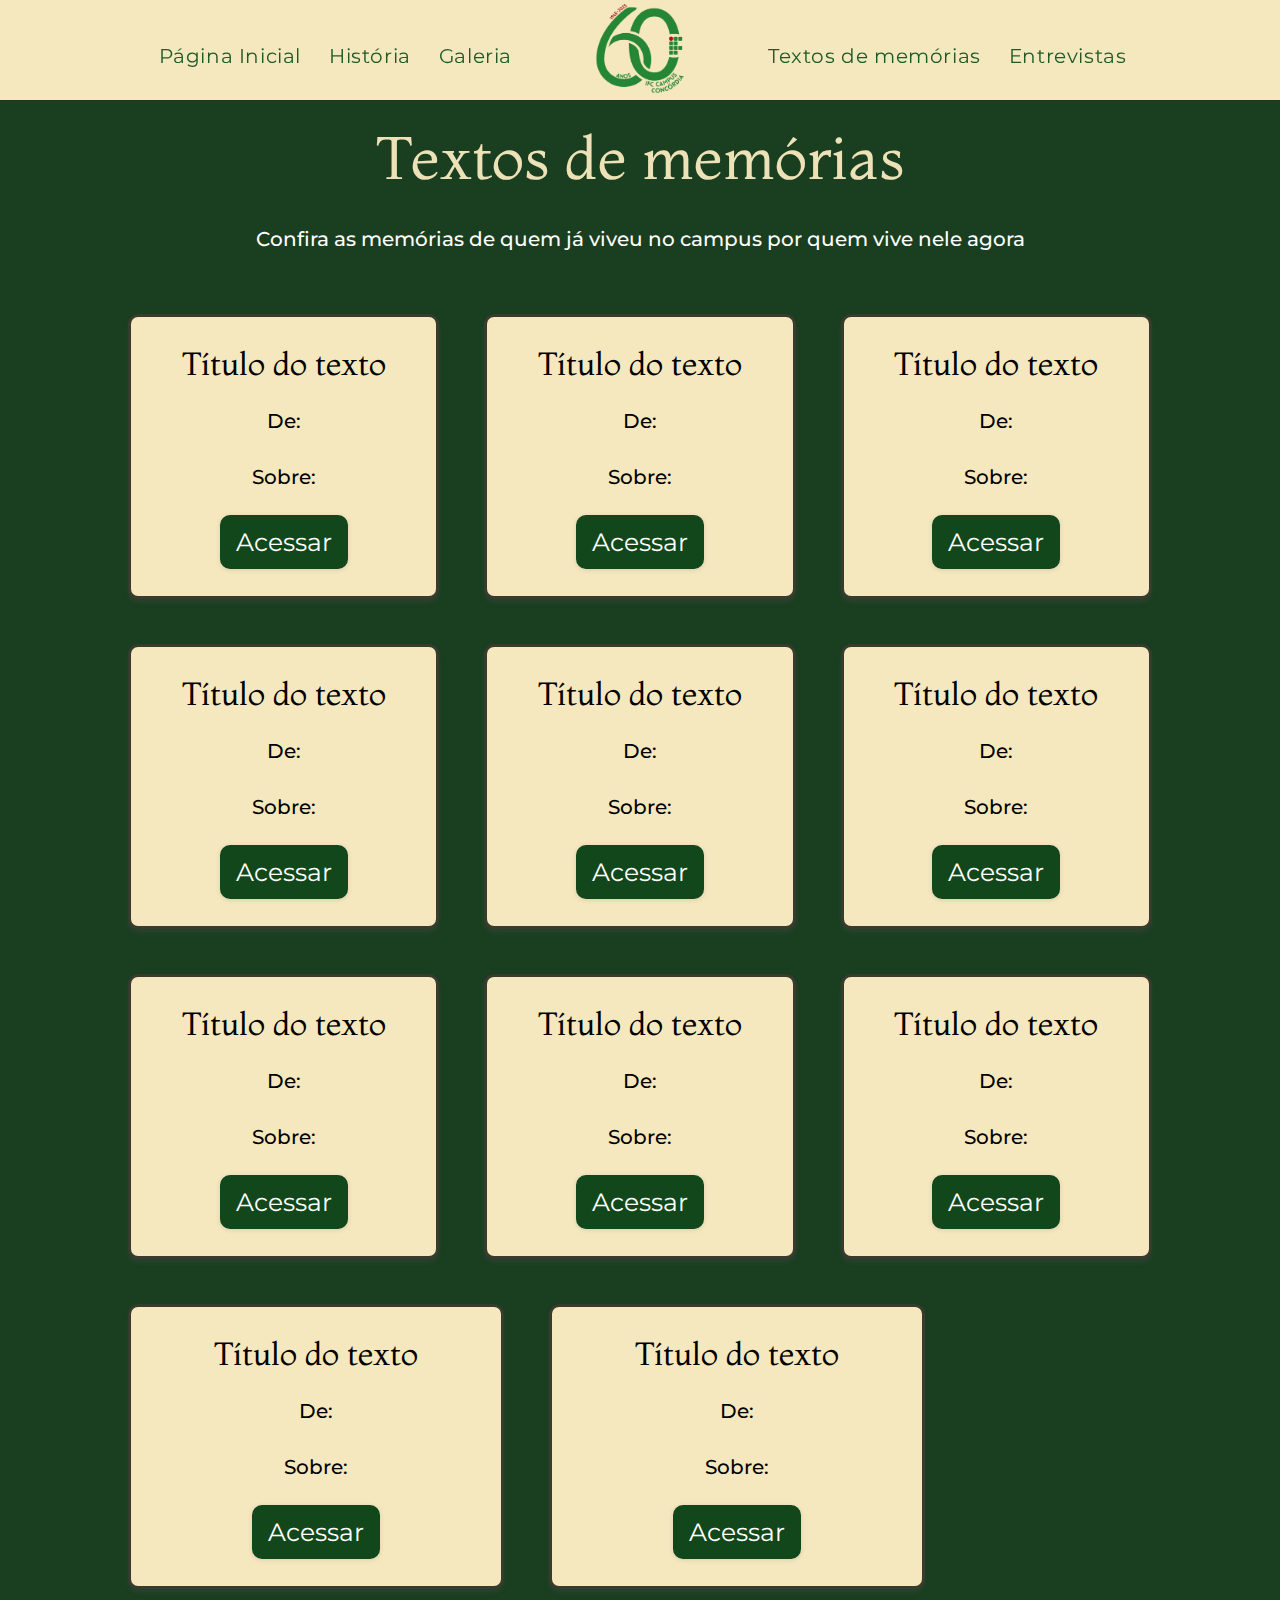
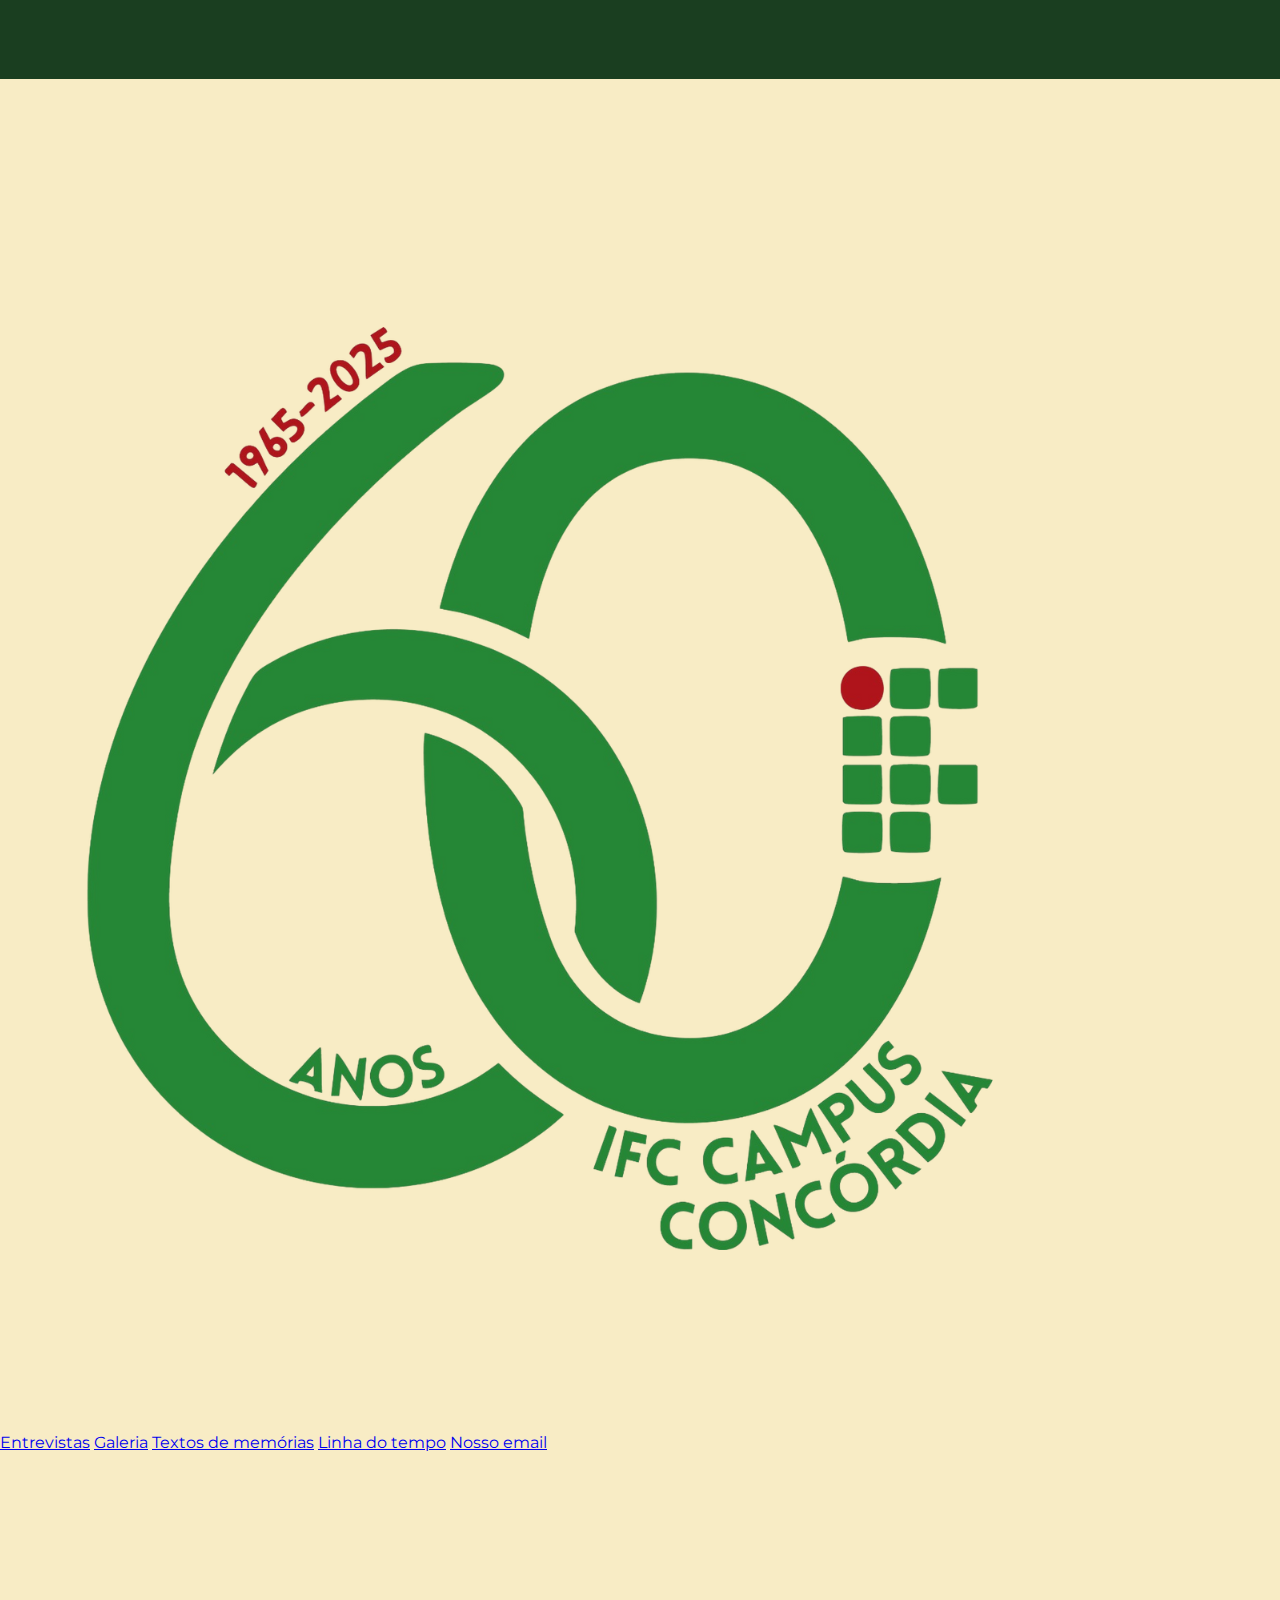
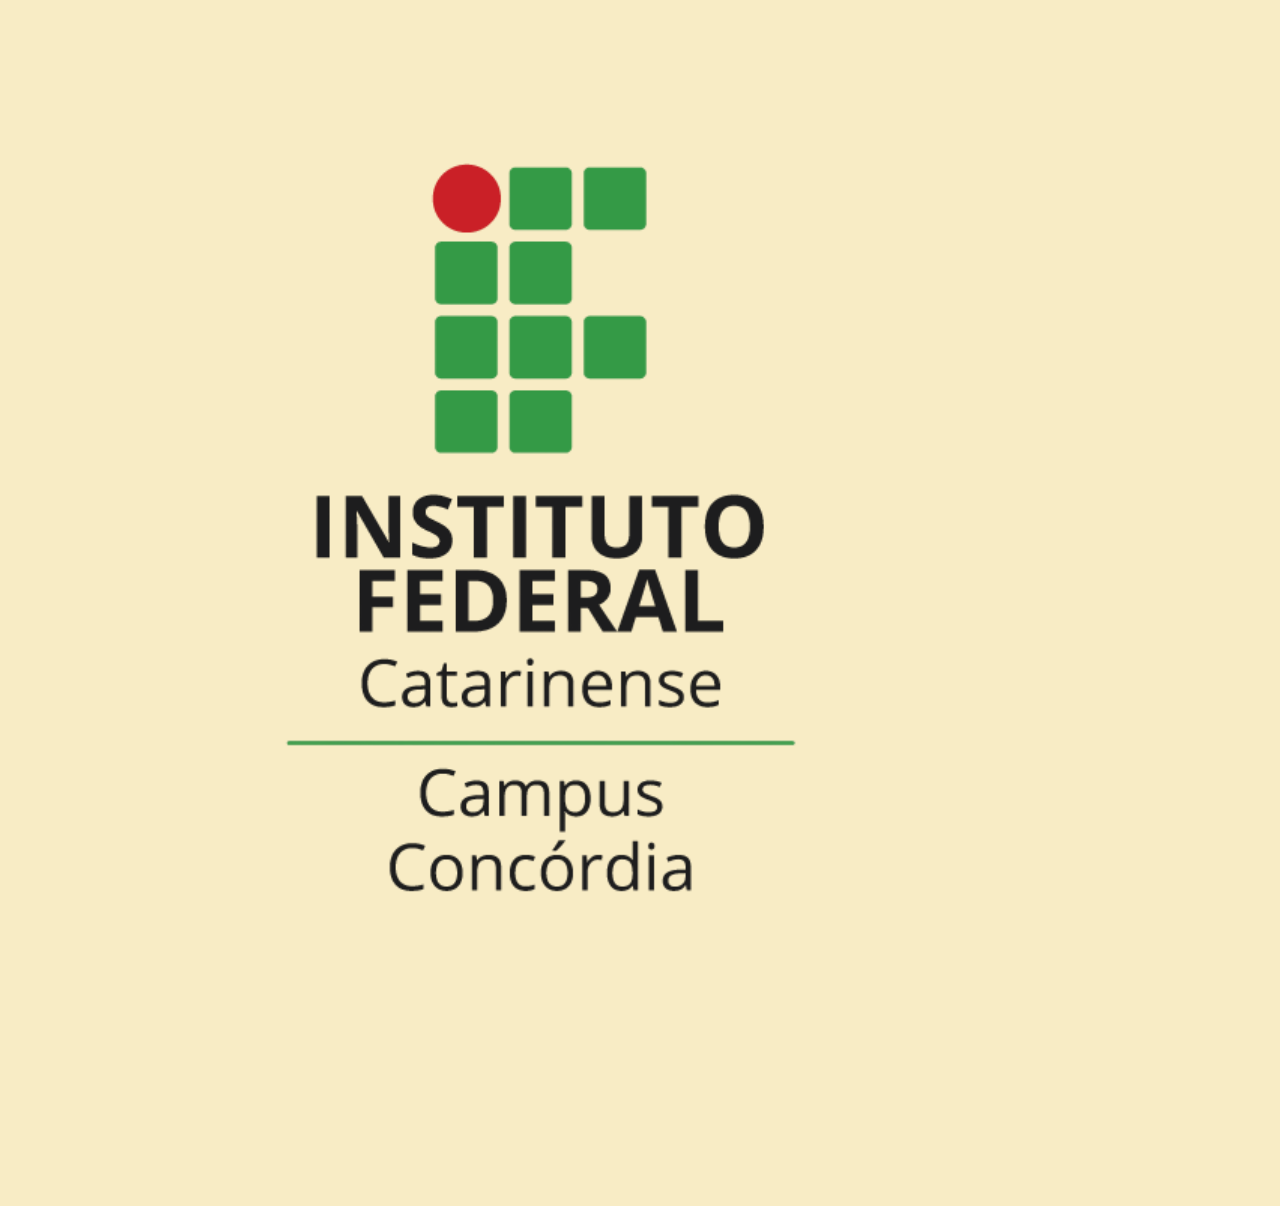
<file: site/paginas/textosdeMemorias.html>
<!DOCTYPE html>
<html lang="pt-br">
<head>
    <meta charset="UTF-8">
    <meta name="viewport" content="width=device-width, initial-scale=1.0">
    <link href="../css/estilo.css" rel="stylesheet">
    <link rel="icon" type="image/png" href="../imagens/logoprojeto.png">
    <link href="../css/textosdeMemorias.css" rel="stylesheet">
    <link rel="preconnect" href="https://fonts.googleapis.com">
    <link rel="preconnect" href="https://fonts.gstatic.com" crossorigin>
    <link href="https://fonts.googleapis.com/css2?family=Montaga&family=Montserrat:ital,wght@0,100..900;1,100..900&display=swap" rel="stylesheet">
    <title>Textos de Memórias</title>
</head>
<body>
    <header class="site-header">
        <nav class="navbar">
            <ul class="nav-left">
            <li><a href="../../index.html">Página Inicial</a></li>
            <li><a href="./linhadoTempo.html">História</a></li>
            <li><a href="./galeria.html">Galeria</a></li>
            </ul>

            <div class="logo-wrap">
            <a href="../../index.html" class="logo-link">
                <img src="../imagens/logoprojeto.png" alt="IFC Concórdia" class="logo-img">
            </a>
            </div>

            <ul class="nav-right">
            <li><a href="./textosdeMemorias.html">Textos de memórias</a></li>
            <li><a href="./entrevistas.html">Entrevistas</a></li>

            </ul>
        </nav>
    </header> 

    <div class="secTextosdeMemorias">
        <h1 class="h1Verde">Textos de memórias</h1>
        <p>Confira as memórias de quem já viveu no campus por quem vive nele agora</p>
        <div class="container-memorias">
            <div class="box-memoria">
                <h1>Título do texto</h1>
                <p>De:</p>
                <p>Sobre:</p>
                <button class="botao-textomemoria"><a href="./textosdeMemorias/texto1.html">Acessar</a></button>
            </div>
            <div class="box-memoria">
                <h1>Título do texto</h1>
                <p>De:</p>
                <p>Sobre:</p>
                <button class="botao-textomemoria"><a href="./textosdeMemorias/texto2.html">Acessar</a></button>
            </div>
            <div class="box-memoria">
                <h1>Título do texto</h1>
                <p>De:</p>
                <p>Sobre:</p>
                <button class="botao-textomemoria"><a href="./textosdeMemorias/texto3.html">Acessar</a></button>
            </div>
            <div class="box-memoria">
                <h1>Título do texto</h1>
                <p>De:</p>
                <p>Sobre:</p>
                <button class="botao-textomemoria"><a href="./textosdeMemorias/texto4.html">Acessar</a></button>
            </div>
            <div class="box-memoria">
                <h1>Título do texto</h1>
                <p>De:</p>
                <p>Sobre:</p>
                <button class="botao-textomemoria"><a>Acessar</a></button>
            </div>
            <div class="box-memoria">
                <h1>Título do texto</h1>
                <p>De:</p>
                <p>Sobre:</p>
                <button class="botao-textomemoria"><a>Acessar</a></button>
            </div>
            <div class="box-memoria">
                <h1>Título do texto</h1>
                <p>De:</p>
                <p>Sobre:</p>
                <button class="botao-textomemoria"><a>Acessar</a></button>
            </div>
            <div class="box-memoria">
                <h1>Título do texto</h1>
                <p>De:</p>
                <p>Sobre:</p>
                <button class="botao-textomemoria"><a>Acessar</a></button>
            </div>
            <div class="box-memoria">
                <h1>Título do texto</h1>
                <p>De:</p>
                <p>Sobre:</p>
                <button class="botao-textomemoria"><a>Acessar</a></button>
            </div>
            <div class="box-memoria">
                <h1>Título do texto</h1>
                <p>De:</p>
                <p>Sobre:</p>
                <button class="botao-textomemoria"><a>Acessar</a></button>
            </div>
            <div class="box-memoria">
                <h1>Título do texto</h1>
                <p>De:</p>
                <p>Sobre:</p>
                <button class="botao-textomemoria"><a>Acessar</a></button>
            </div>
        </div>
    </div>
    <footer>
        <img src="../imagens/logoprojeto.png" alt="logoprojeto">
        <div class="links">
            <a href="../entrevistas.html">Entrevistas</a>
            <a href="../galeria.html">Galeria</a>
            <a href="../textosdeMemorias.html">Textos de memórias</a>
            <a href="../linhadoTempo.html">Linha do tempo</a>
            <a href="mailto:ifcmemorias60@gmail.com">Nosso email</a>
        </div>
        <a href="https://concordia.ifc.edu.br/"><img src="../imagens/logo if.png" alt="logo if"></a>
    </footer>
</body>
</file>
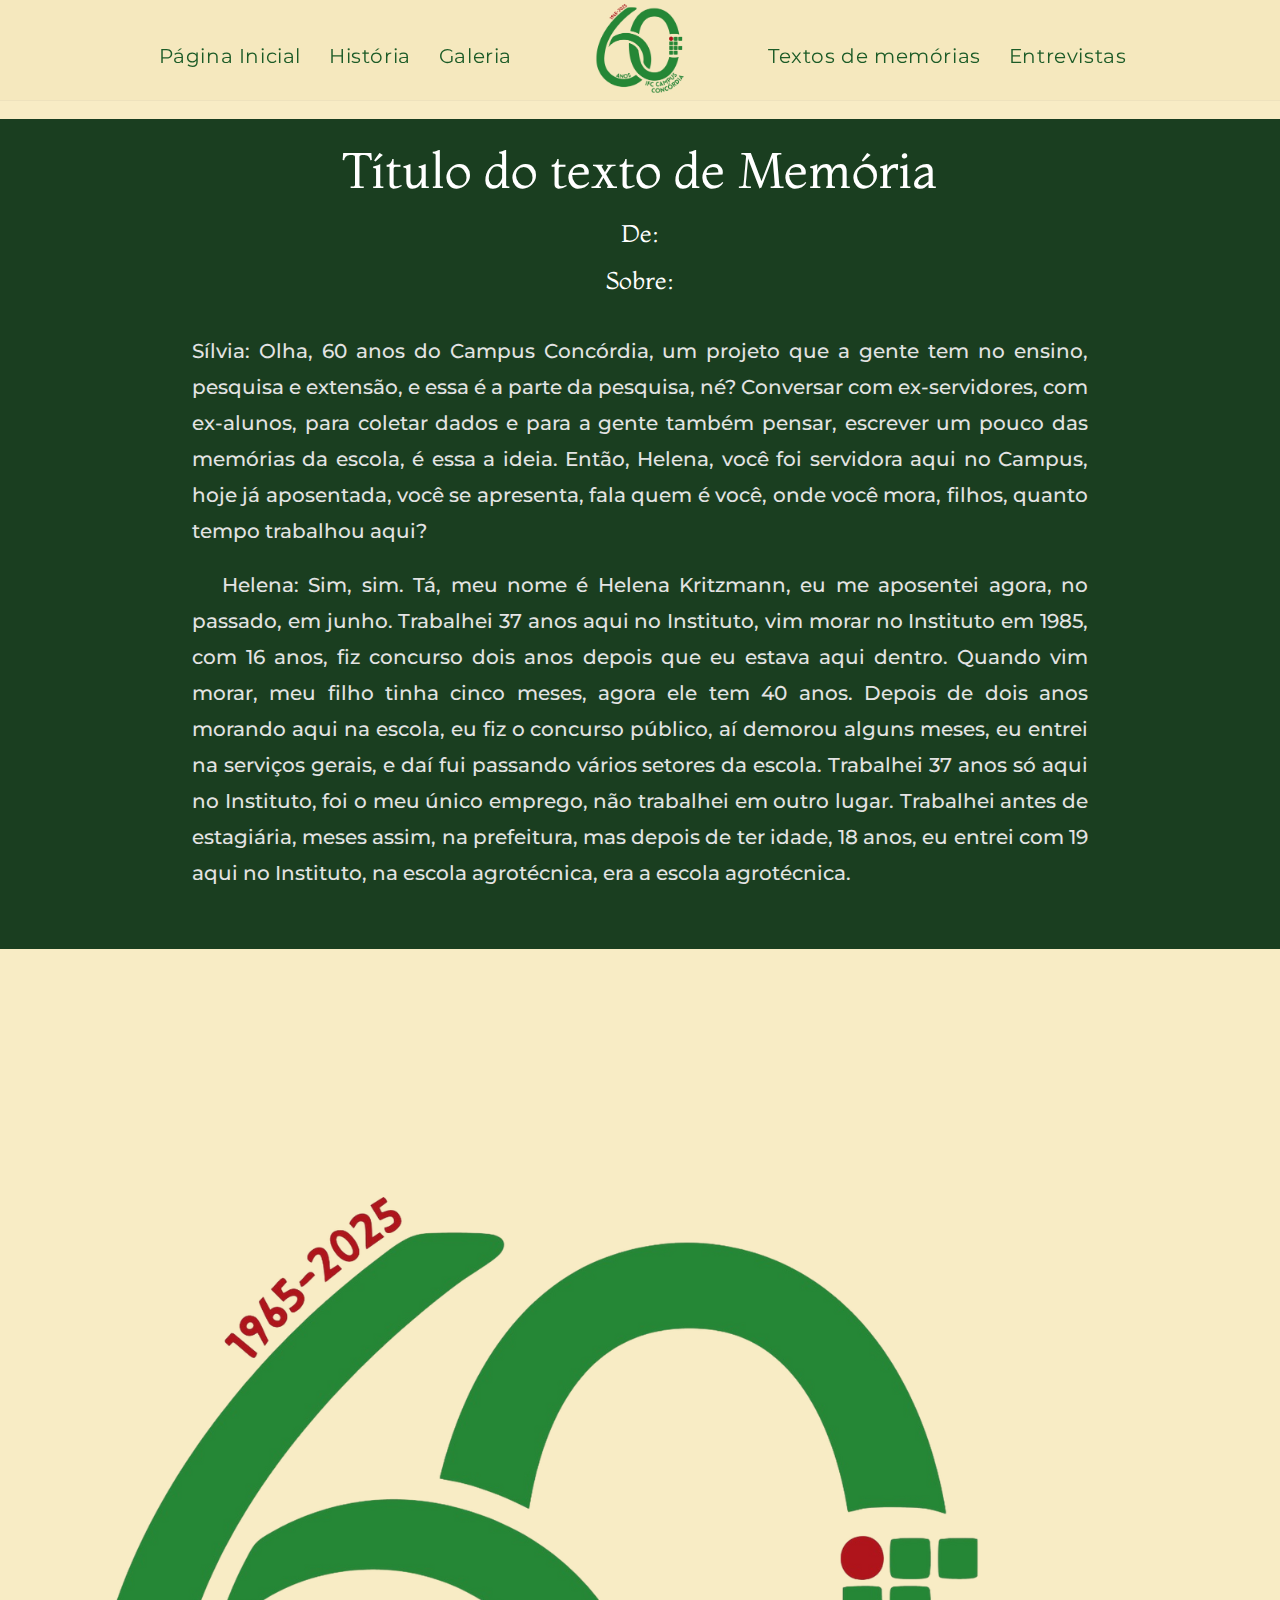
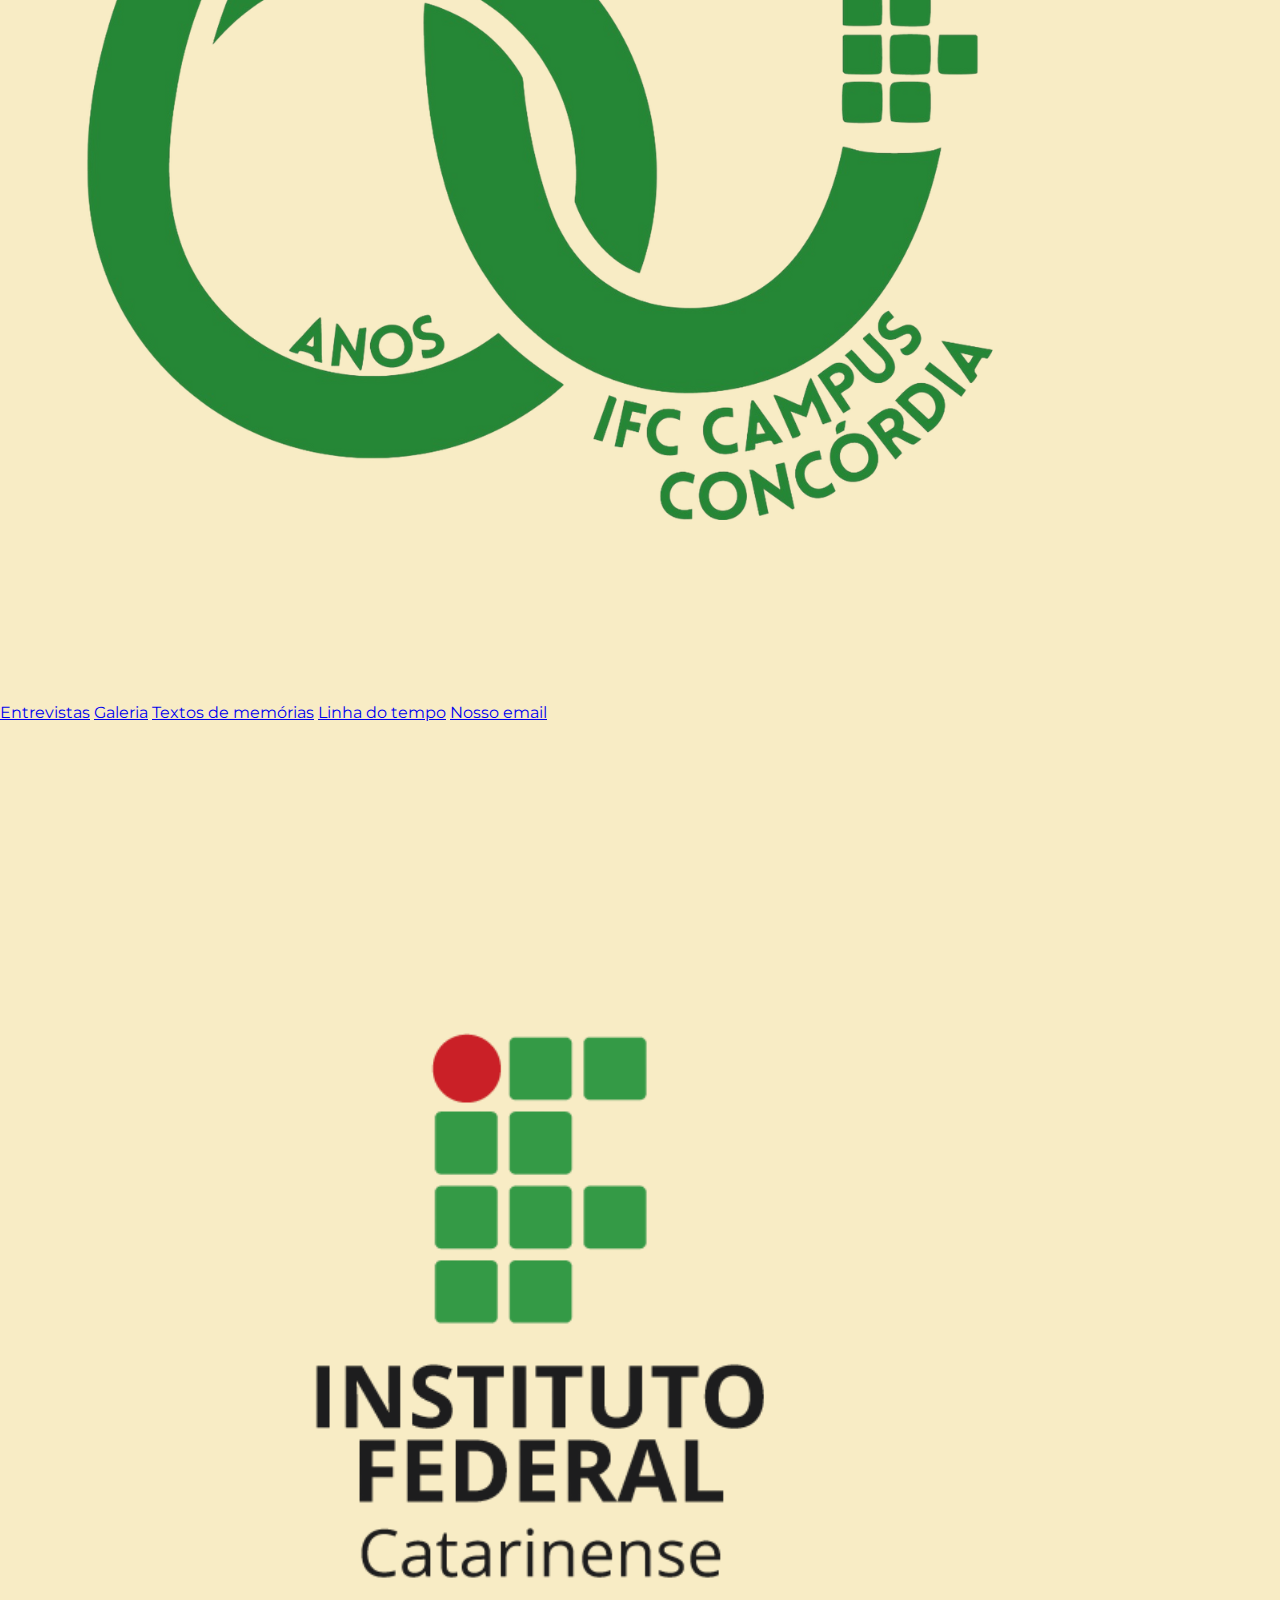
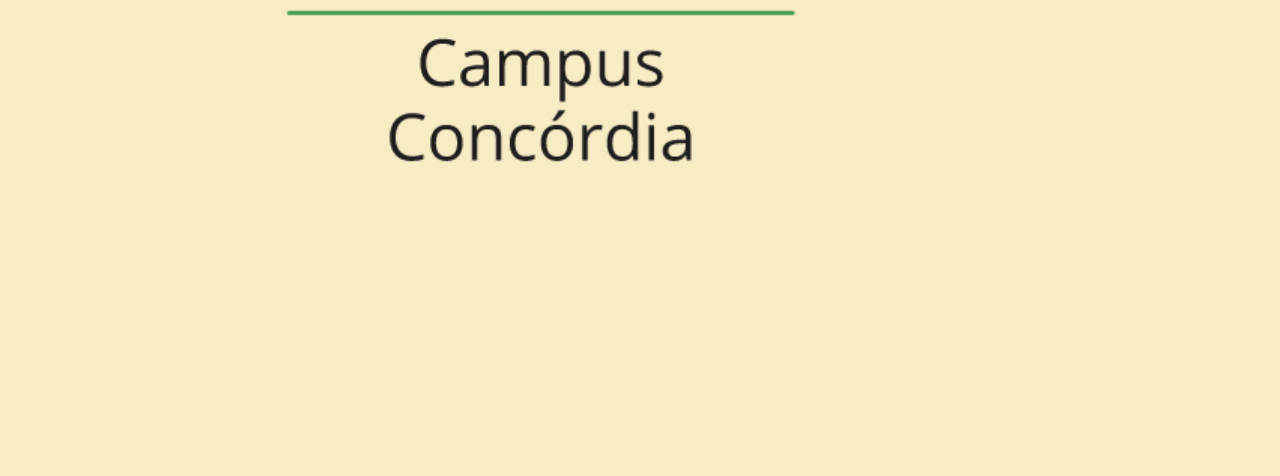
<file: site/paginas/textosdeMemorias/texto1.html>
<!DOCTYPE html>
<html lang="pt-br">
<head>
    <meta charset="UTF-8">
    <meta name="viewport" content="width=device-width, initial-scale=1.0">
    <link href="../../css/estilo.css" rel="stylesheet">
    <link rel="icon" type="image/png" href="../../imagens/logoprojeto.png">
    <link href="../../css/textosdeMemorias.css" rel="stylesheet">
    <link rel="preconnect" href="https://fonts.googleapis.com">
    <link rel="preconnect" href="https://fonts.gstatic.com" crossorigin>
    <link href="https://fonts.googleapis.com/css2?family=Montaga&family=Montserrat:ital,wght@0,100..900;1,100..900&display=swap" rel="stylesheet">
    <title>Texto de Memória</title>
</head>
<body>
    <header class="site-header">
        <nav class="navbar">
            <ul class="nav-left">
            <li><a href="../../../index.html">Página Inicial</a></li>
            <li><a href="./linhadoTempo.html">História</a></li>
            <li><a href="./galeria.html">Galeria</a></li>
            </ul>

            <div class="logo-wrap">
            <a href="../../../index.html" class="logo-link">
                <img src="../../imagens/logoprojeto.png" alt="IFC Concórdia" class="logo-img">
            </a>
            </div>

            <ul class="nav-right">
            <li><a href="../textosdeMemorias.html">Textos de memórias</a></li>
            <li><a href="../entrevistas.html">Entrevistas</a></li>

            </ul>
        </nav>
    </header>

    <a href="javascript:history.back()" class="botao-voltar">←</a>

    <div class="textosdeMemorias">
        <h1>Título do texto de Memória</h1>
        <h2>De:</h2>
        <h2>Sobre:</h2>
        <article class="texto-memoria">
            <p>Sílvia: Olha, 60 anos do Campus Concórdia, um projeto que a gente tem no ensino, pesquisa e extensão, 
                e essa é a parte da pesquisa, né? Conversar com ex-servidores, com ex-alunos, para coletar dados e para 
                a gente também pensar, escrever um pouco das memórias da escola, é essa a ideia. Então, Helena, você 
                foi servidora aqui no Campus, hoje já aposentada, você se apresenta, fala quem é você, onde você mora, 
                filhos, quanto tempo trabalhou aqui?</p>
            <p>Helena: Sim, sim. Tá, meu nome é Helena Kritzmann, eu me aposentei agora, no passado, em junho. 
                Trabalhei 37 anos aqui no Instituto, vim morar no Instituto em 1985, com 16 anos, fiz concurso 
                dois anos depois que eu estava aqui dentro. Quando vim morar, meu filho tinha cinco meses, agora 
                ele tem 40 anos. Depois de dois anos morando aqui na escola, eu fiz o concurso público, aí demorou 
                alguns meses, eu entrei na serviços gerais, e daí fui passando vários setores da escola. Trabalhei 
                37 anos só aqui no Instituto, foi o meu único emprego, não trabalhei em outro lugar. 
                Trabalhei antes de estagiária, meses assim, na prefeitura, mas depois de ter idade, 18 anos, 
                eu entrei com 19 aqui no Instituto, na escola agrotécnica, era a escola agrotécnica.</p>
            <p></p>
            <p></p>
            <p></p>
            <p></p>
        </article>
    </div>
    <footer>
        <img src="../../imagens/logoprojeto.png" alt="logoprojeto">
        <div class="links">
            <a href="../entrevistas.html">Entrevistas</a>
            <a href="../galeria.html">Galeria</a>
            <a href="../textosdeMemorias.html">Textos de memórias</a>
            <a href="../linhadoTempo.html">Linha do tempo</a>
            <a href="mailto:ifcmemorias60@gmail.com">Nosso email</a>
        </div>
        <a href="https://concordia.ifc.edu.br/"><img src="../../imagens/logo if.png" alt="logo if"></a>
    </footer>
</body>
</html>
</file>
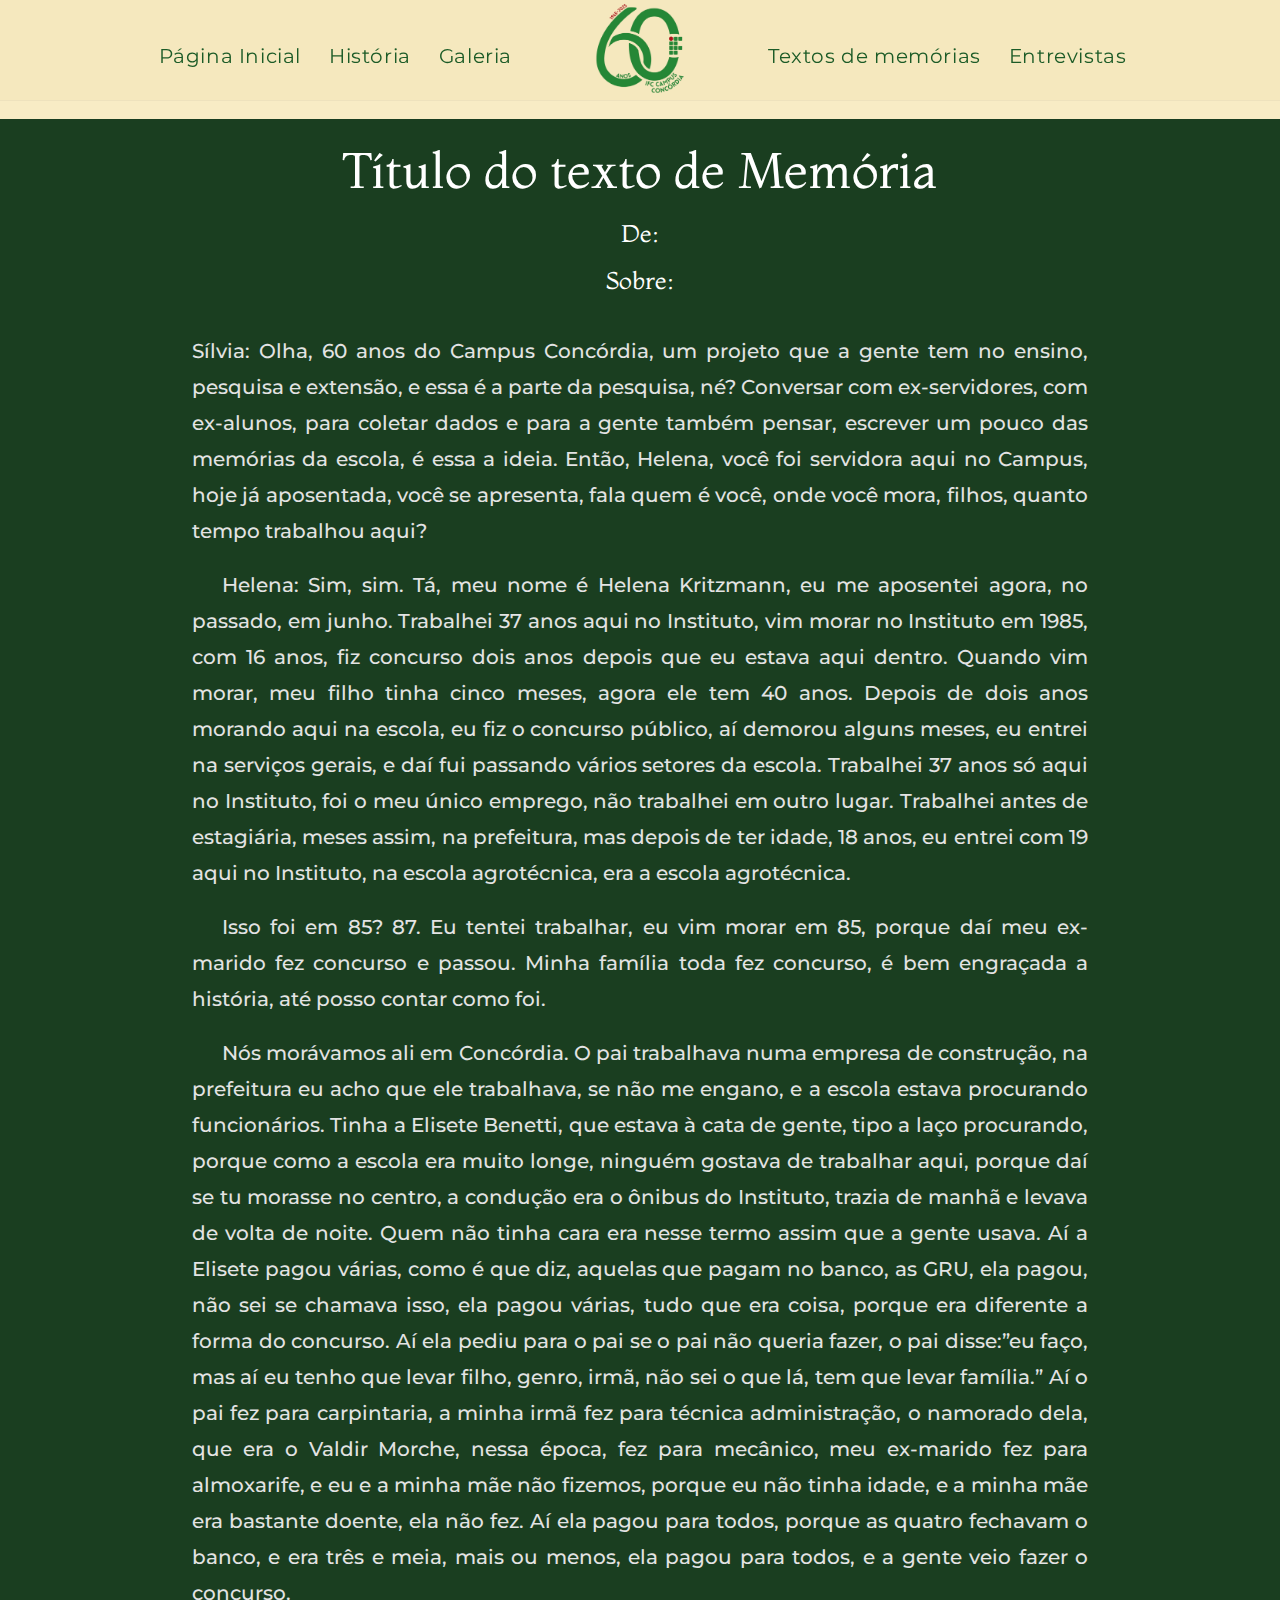
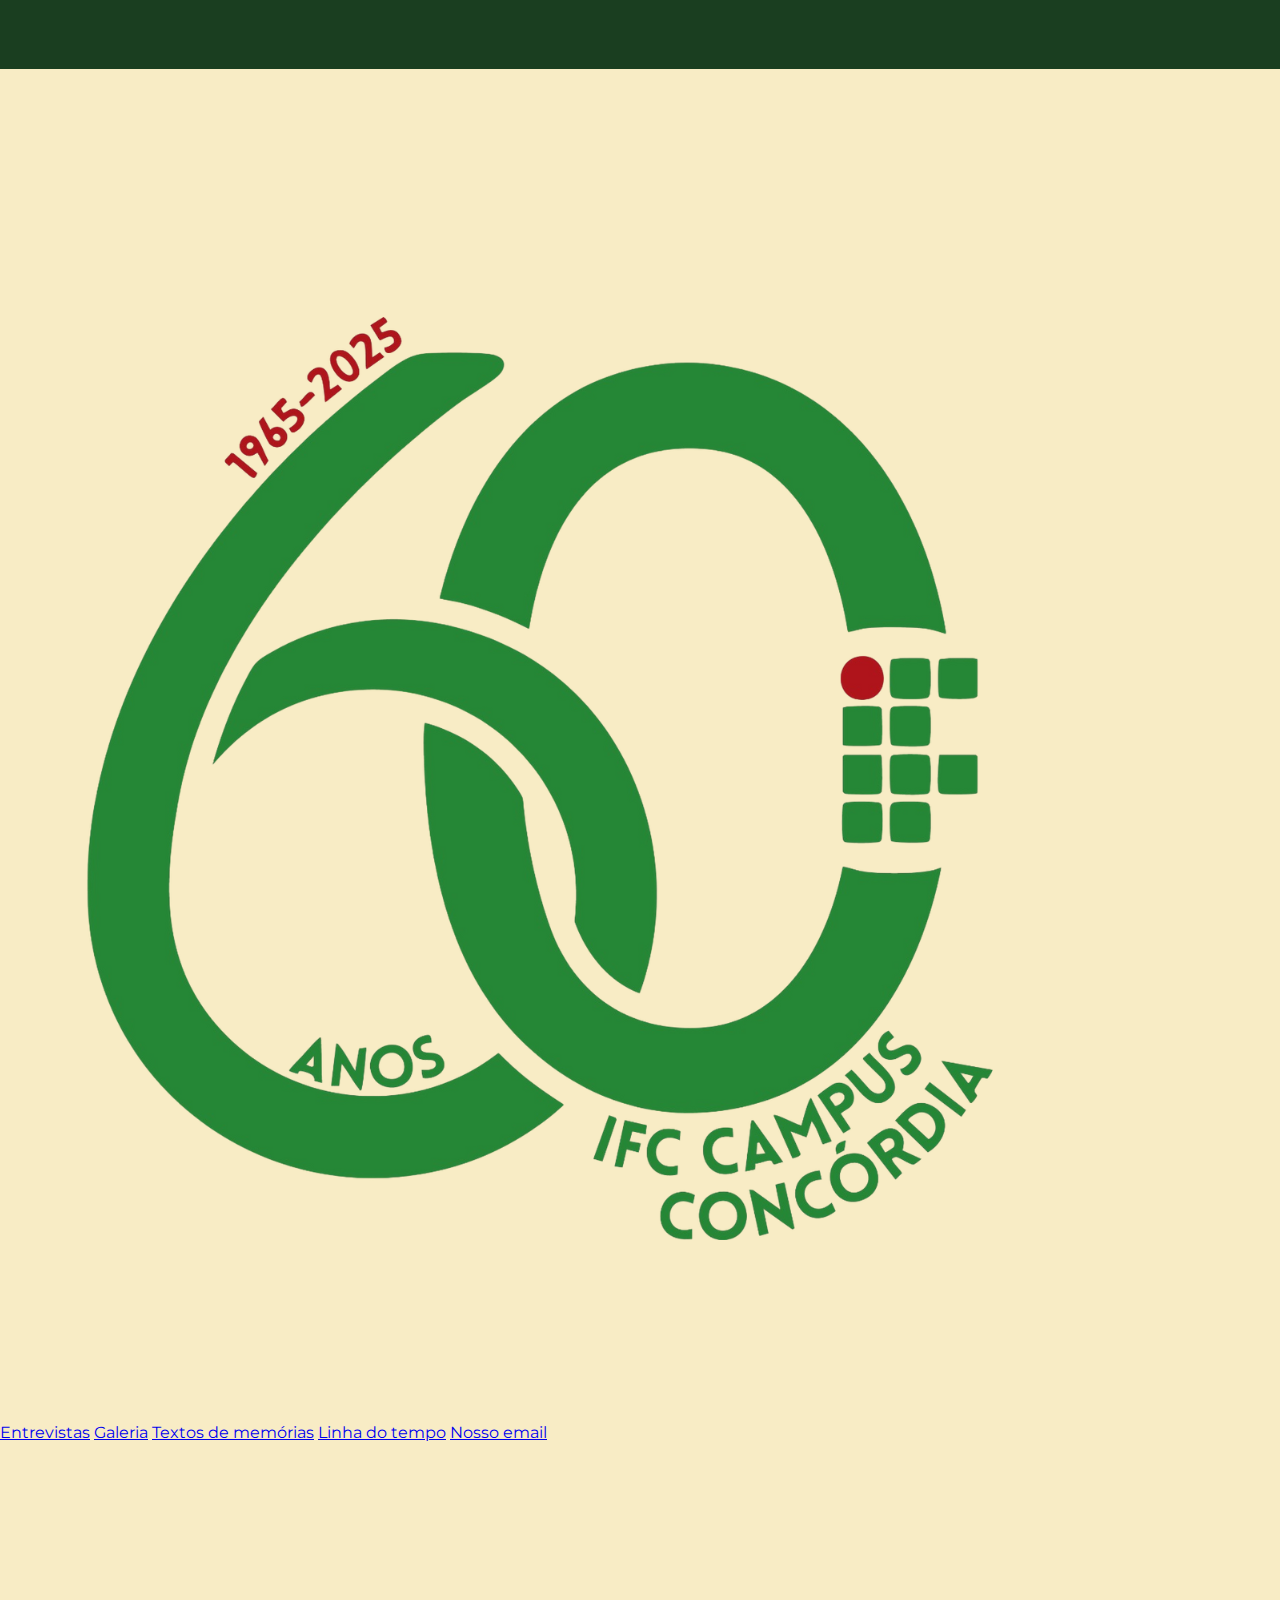
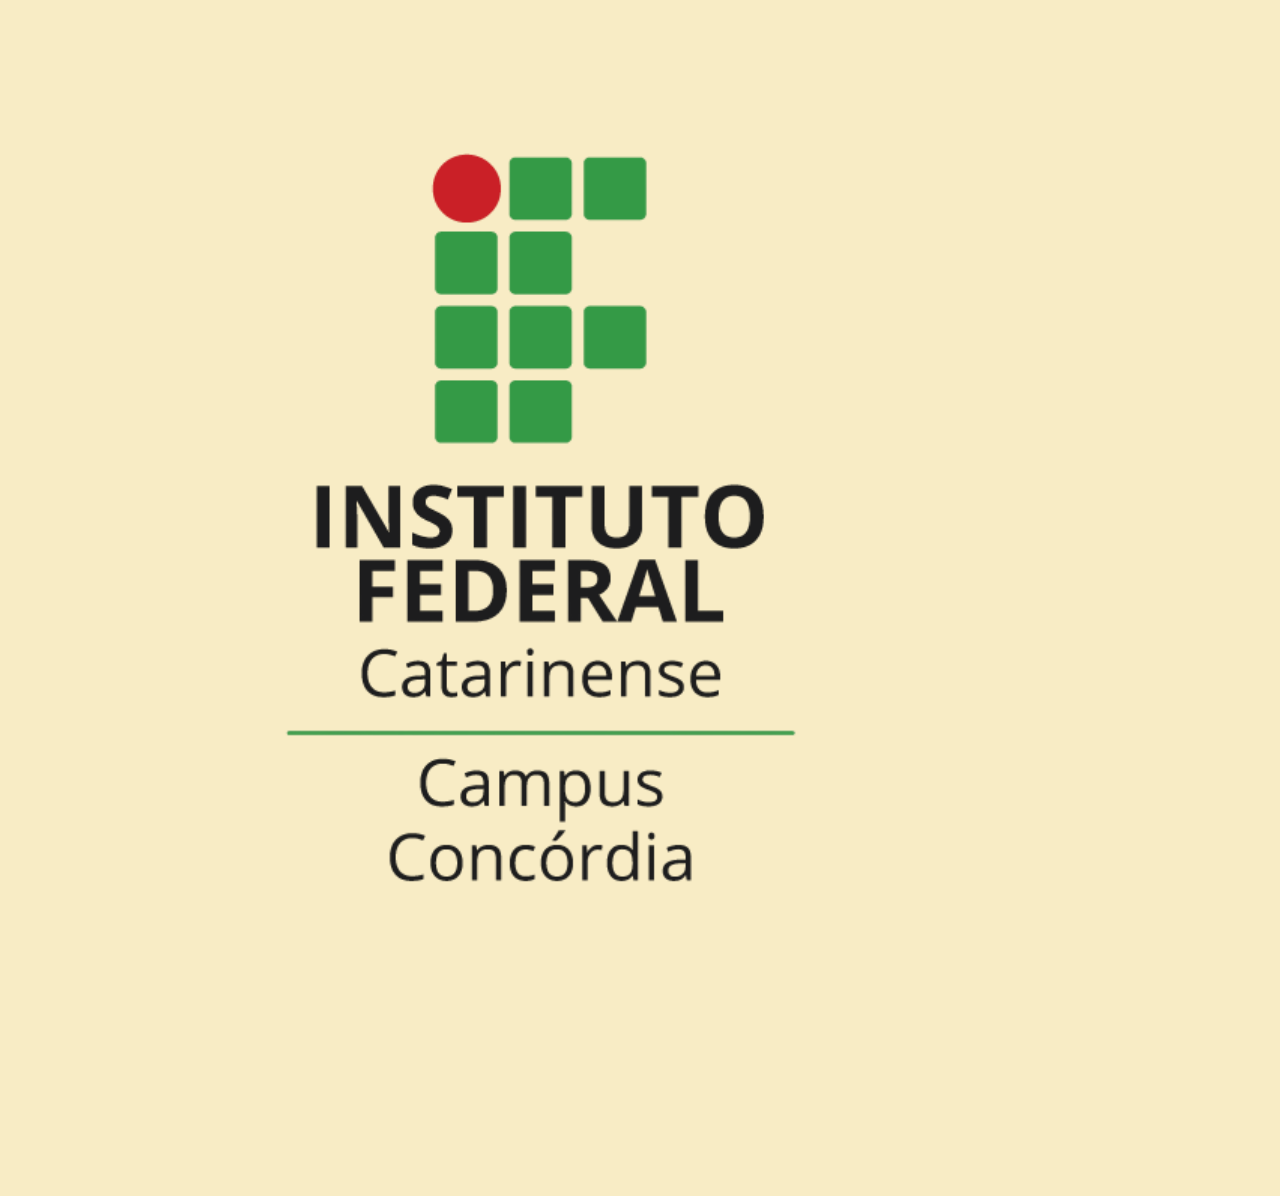
<file: site/paginas/textosdeMemorias/texto3.html>
<!DOCTYPE html>
<html lang="pt-br">
<head>
    <meta charset="UTF-8">
    <meta name="viewport" content="width=device-width, initial-scale=1.0">
    <link href="../../css/estilo.css" rel="stylesheet">
    <link rel="icon" type="image/png" href="../../imagens/logoprojeto.png">
    <link href="../../css/textosdeMemorias.css" rel="stylesheet">
    <link rel="preconnect" href="https://fonts.googleapis.com">
    <link rel="preconnect" href="https://fonts.gstatic.com" crossorigin>
    <link href="https://fonts.googleapis.com/css2?family=Montaga&family=Montserrat:ital,wght@0,100..900;1,100..900&display=swap" rel="stylesheet">
    <title>Texto de Memória</title>
</head>
<body>
    <header class="site-header">
        <nav class="navbar">
            <ul class="nav-left">
            <li><a href="../../../index.html">Página Inicial</a></li>
            <li><a href="./linhadoTempo.html">História</a></li>
            <li><a href="./galeria.html">Galeria</a></li>
            </ul>

            <div class="logo-wrap">
            <a href="../../../index.html" class="logo-link">
                <img src="../../imagens/logoprojeto.png" alt="IFC Concórdia" class="logo-img">
            </a>
            </div>

            <ul class="nav-right">
            <li><a href="../textosdeMemorias.html">Textos de memórias</a></li>
            <li><a href="../entrevistas.html">Entrevistas</a></li>

            </ul>
        </nav>
    </header>

    <a href="javascript:history.back()" class="botao-voltar">←</a>

    <div class="textosdeMemorias">
        <h1>Título do texto de Memória</h1>
        <h2>De:</h2>
        <h2>Sobre:</h2>
        <article class="texto-memoria">
            <p>Sílvia: Olha, 60 anos do Campus Concórdia, um projeto que a gente tem no ensino, pesquisa e extensão, 
                e essa é a parte da pesquisa, né? Conversar com ex-servidores, com ex-alunos, para coletar dados e para 
                a gente também pensar, escrever um pouco das memórias da escola, é essa a ideia. Então, Helena, você 
                foi servidora aqui no Campus, hoje já aposentada, você se apresenta, fala quem é você, onde você mora, 
                filhos, quanto tempo trabalhou aqui?</p>
            <p>Helena: Sim, sim. Tá, meu nome é Helena Kritzmann, eu me aposentei agora, no passado, em junho. 
                Trabalhei 37 anos aqui no Instituto, vim morar no Instituto em 1985, com 16 anos, fiz concurso 
                dois anos depois que eu estava aqui dentro. Quando vim morar, meu filho tinha cinco meses, agora 
                ele tem 40 anos. Depois de dois anos morando aqui na escola, eu fiz o concurso público, aí demorou 
                alguns meses, eu entrei na serviços gerais, e daí fui passando vários setores da escola. Trabalhei 
                37 anos só aqui no Instituto, foi o meu único emprego, não trabalhei em outro lugar. 
                Trabalhei antes de estagiária, meses assim, na prefeitura, mas depois de ter idade, 18 anos, 
                eu entrei com 19 aqui no Instituto, na escola agrotécnica, era a escola agrotécnica.</p>
            <p>Isso foi em 85?

            87. Eu tentei trabalhar, eu vim morar em 85, porque daí meu ex-marido fez concurso e passou. 
            Minha família toda fez concurso, é bem engraçada a história, até posso contar como foi.</p>
            <p>Nós morávamos ali em Concórdia. O pai trabalhava numa empresa de construção, na prefeitura eu 
                acho que ele trabalhava, se não me engano, e a escola estava procurando funcionários. Tinha 
                a Elisete Benetti, que estava à cata de gente, tipo a laço procurando, porque como a escola 
                era muito longe, ninguém gostava de trabalhar aqui, porque daí se tu morasse no centro, a 
                condução era o ônibus do Instituto, trazia de manhã e levava de volta de noite. Quem não tinha 
                cara era nesse termo assim que a gente usava. Aí a Elisete pagou várias, como é que diz, 
                aquelas que pagam no banco, as GRU, ela pagou, não sei se chamava isso, ela pagou várias, 
                tudo que era coisa, porque era diferente a forma do concurso. Aí ela pediu para o pai se 
                o pai não queria fazer, o pai disse:”eu faço, mas aí eu tenho que levar filho, genro, irmã, 
                não sei o que lá, tem que levar família.” Aí o pai fez para carpintaria, a minha irmã fez 
                para técnica administração, o namorado dela, que era o Valdir Morche, nessa época, fez para 
                mecânico, meu ex-marido fez para almoxarife, e eu e a minha mãe não fizemos, porque eu não 
                tinha idade, e a minha mãe era bastante doente, ela não fez. Aí ela pagou para todos, porque 
                as quatro fechavam o banco, e era três e meia, mais ou menos, ela pagou para todos, e a gente 
                veio fazer o concurso.</p>
            <p></p>
            <p></p>
        </article>
    </div>
    <footer>
        <img src="../../imagens/logoprojeto.png" alt="logoprojeto">
        <div class="links">
            <a href="../entrevistas.html">Entrevistas</a>
            <a href="../galeria.html">Galeria</a>
            <a href="../textosdeMemorias.html">Textos de memórias</a>
            <a href="../linhadoTempo.html">Linha do tempo</a>
            <a href="mailto:ifcmemorias60@gmail.com">Nosso email</a>
        </div>
        <a href="https://concordia.ifc.edu.br/"><img src="../../imagens/logo if.png" alt="logo if"></a>
    </footer>
</body>
</html>
</file>
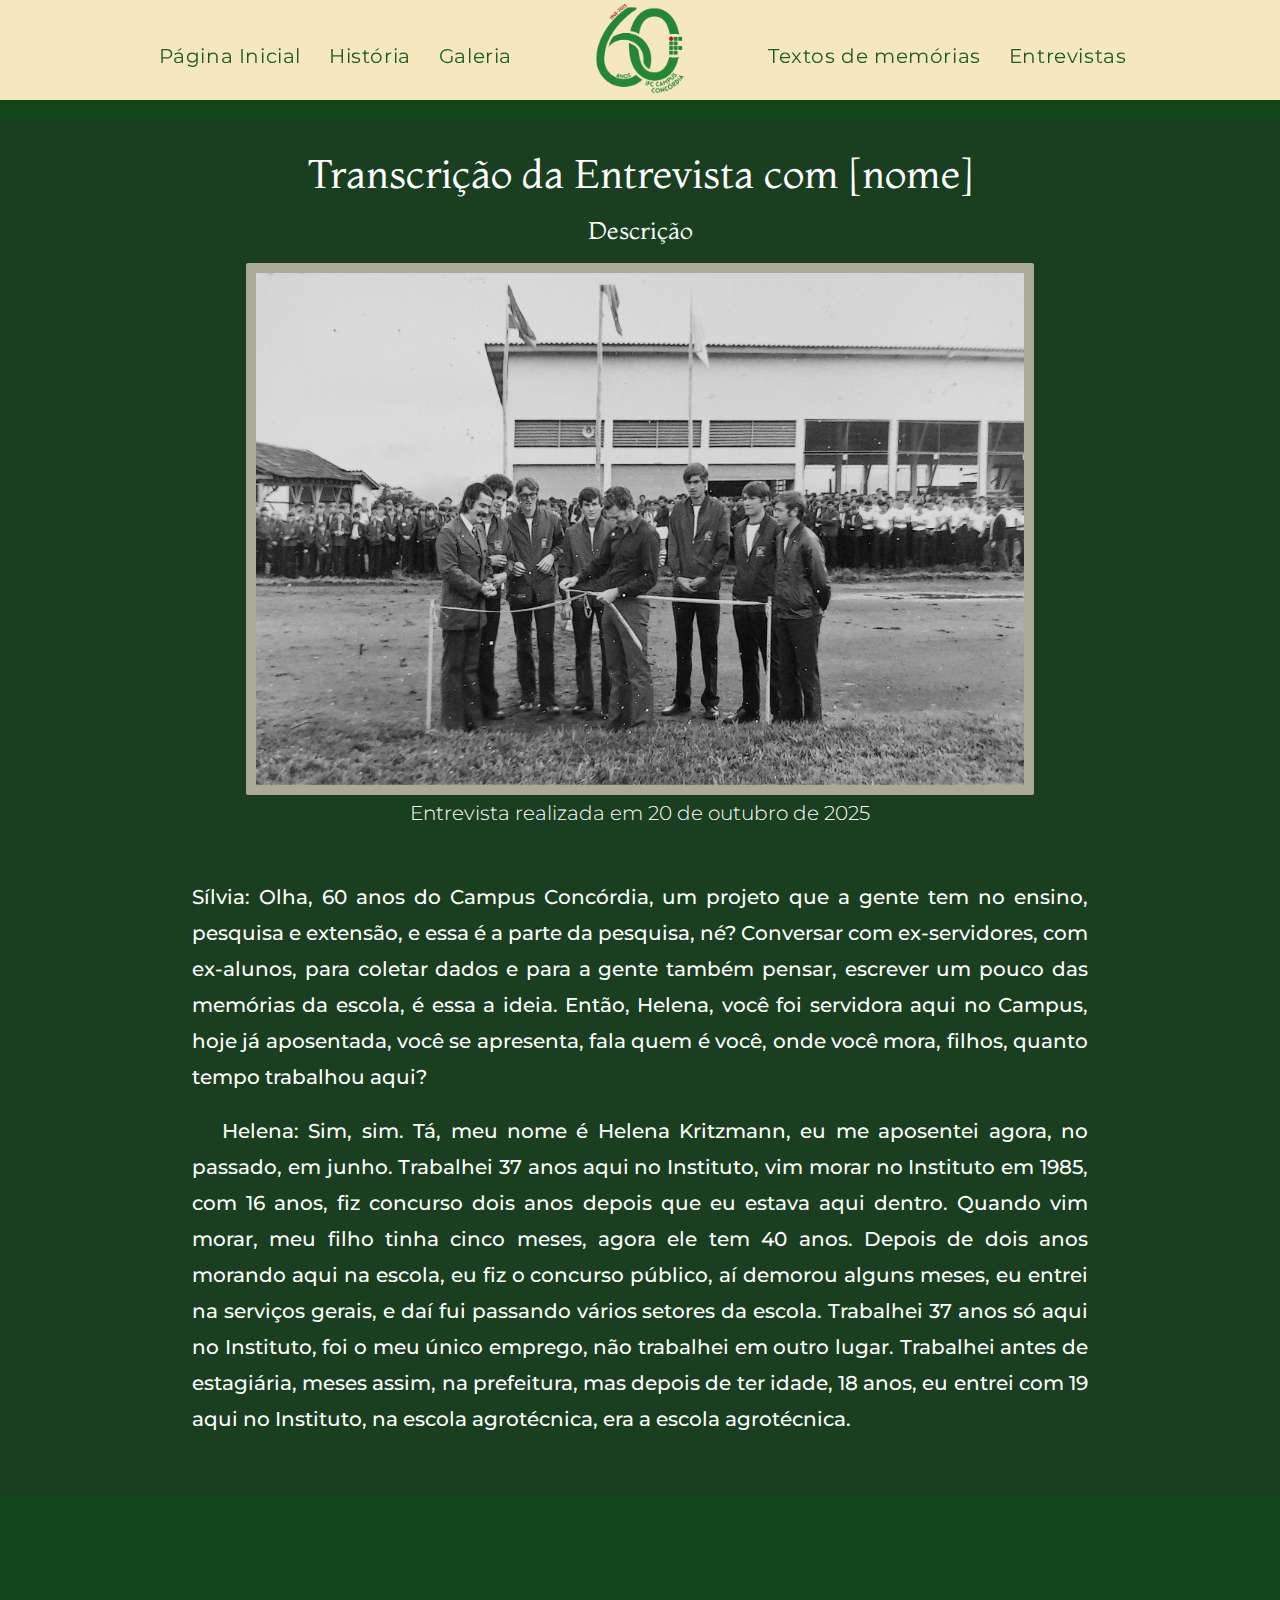
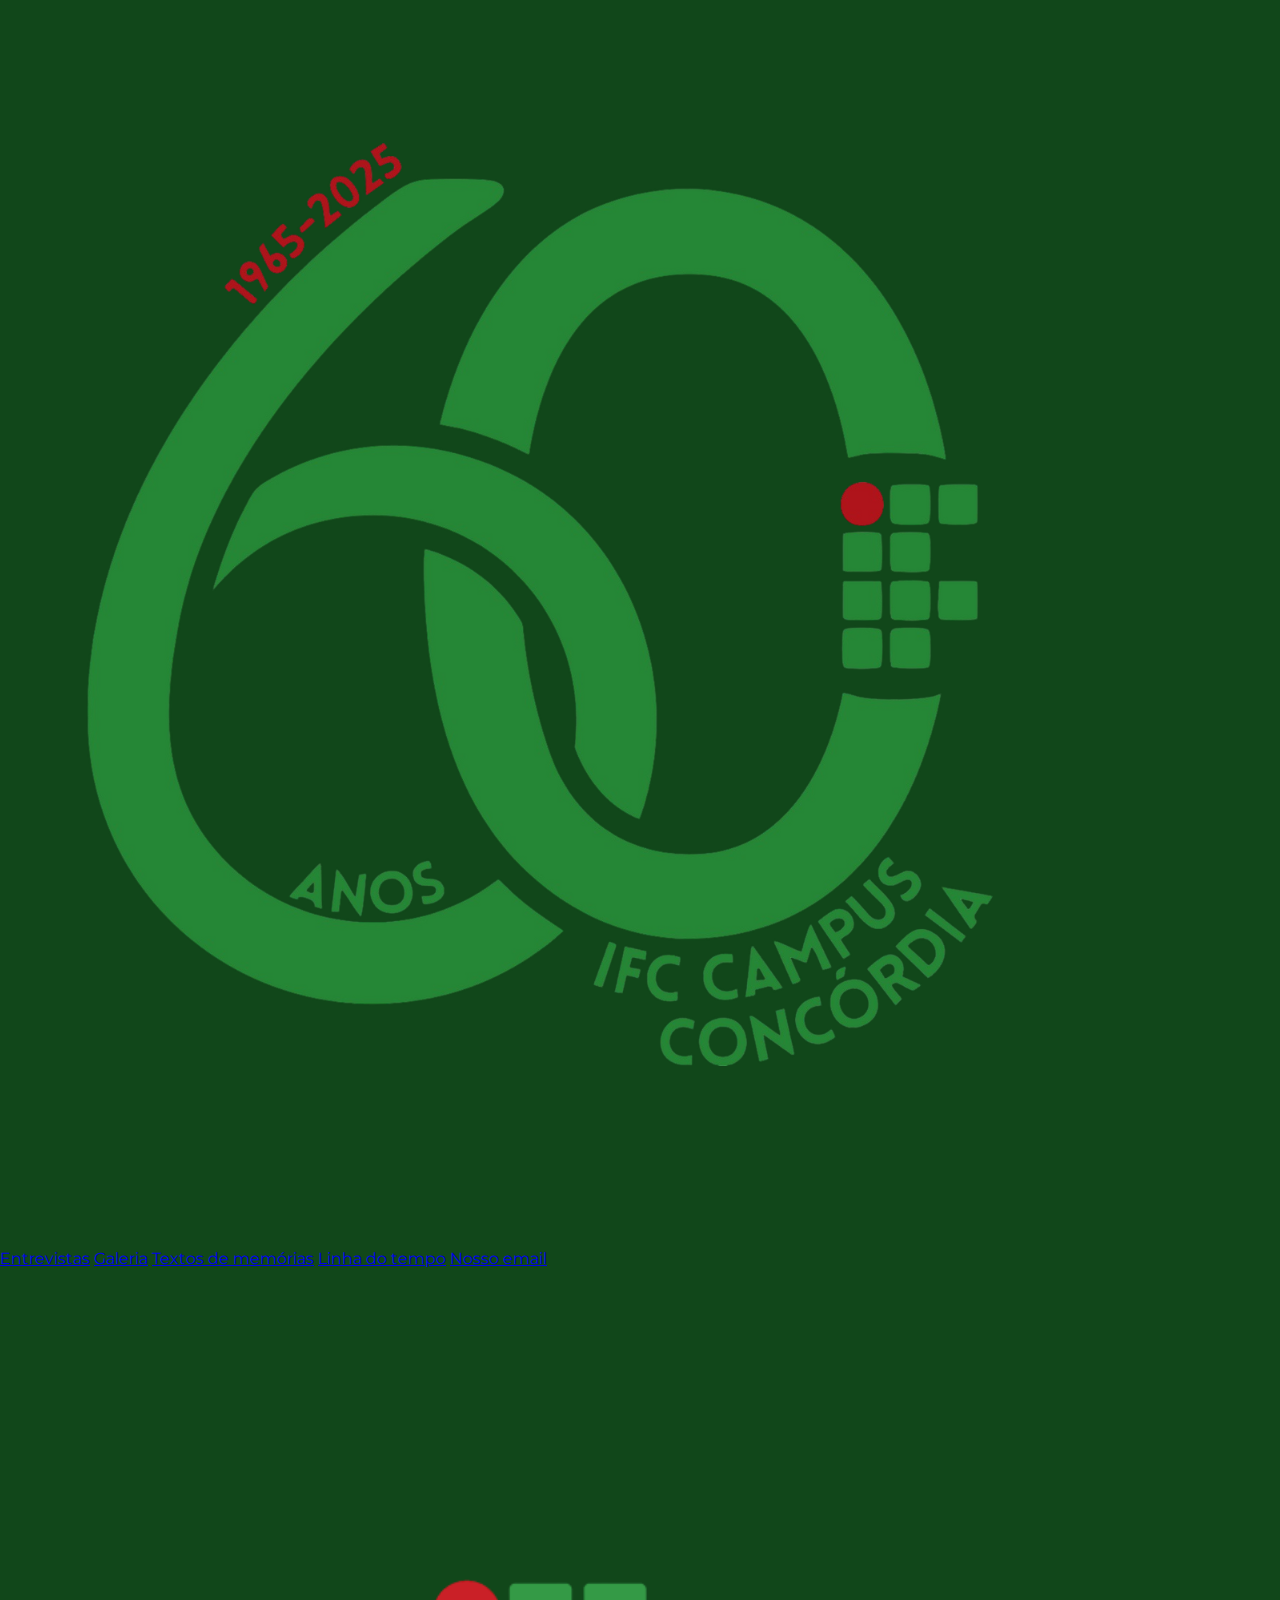
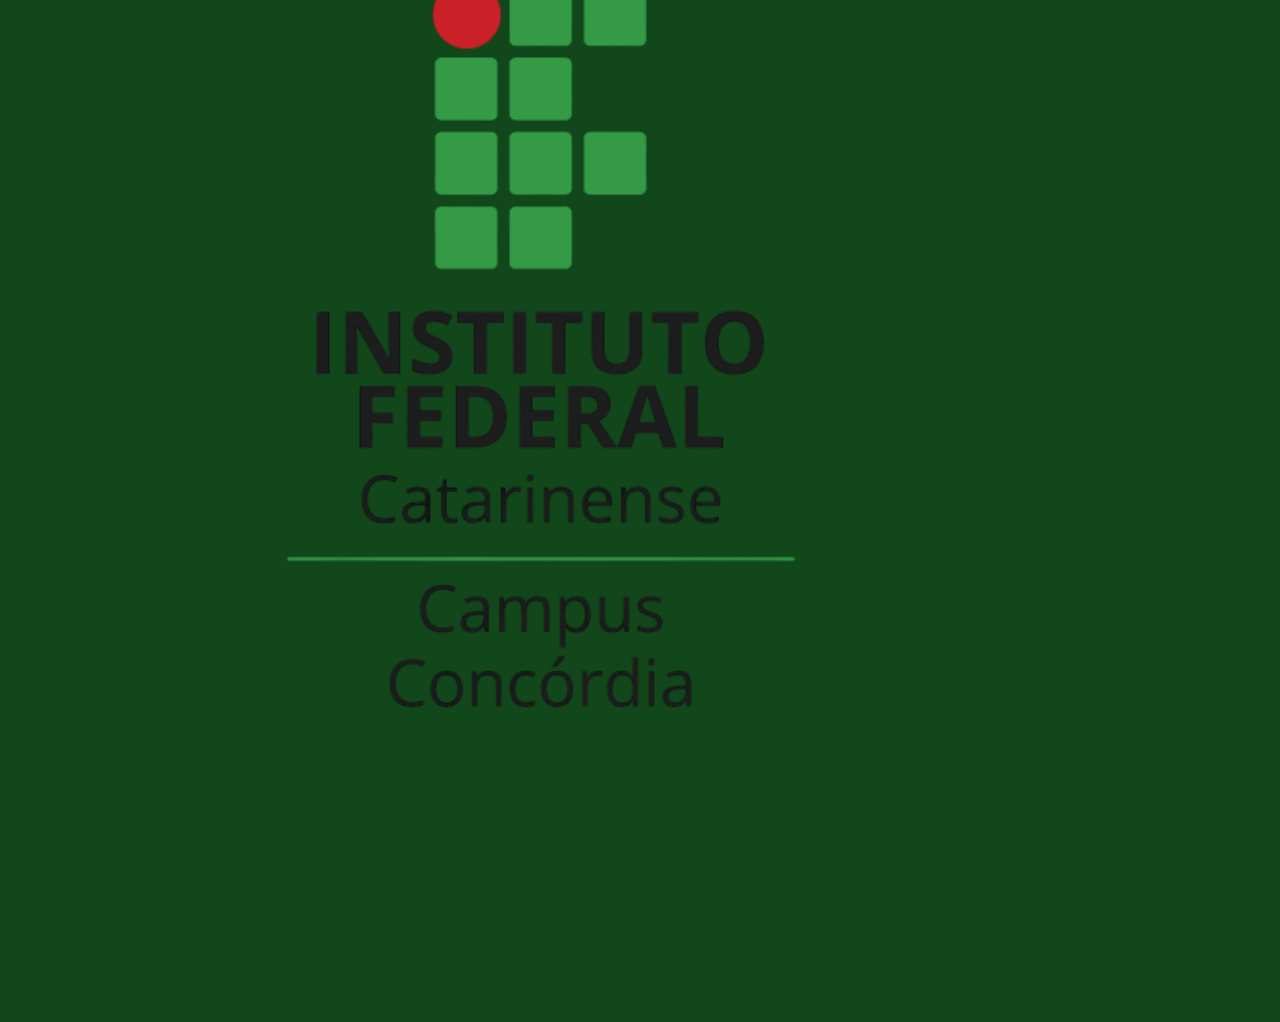
<file: site/paginas/transcrições/transcricao1.html>
<!DOCTYPE html>
<html lang="pt-br">
<head>
    <meta charset="UTF-8">
    <meta name="viewport" content="width=device-width, initial-scale=1.0">
    <link href="../../css/estilo.css" rel="stylesheet">
    <link rel="icon" type="image/png" href="../../imagens/logoprojeto.png">
    <link href="../../css/entrevistas.css" rel="stylesheet">
    <link rel="preconnect" href="https://fonts.googleapis.com">
    <link rel="preconnect" href="https://fonts.gstatic.com" crossorigin>
    <link href="https://fonts.googleapis.com/css2?family=Montaga&family=Montserrat:ital,wght@0,100..900;1,100..900&display=swap" rel="stylesheet">
    <title>Entrevista</title>
</head>
<body>
    <header class="site-header">
        <nav class="navbar">
            <ul class="nav-left">
            <li><a href="../../../index.html">Página Inicial</a></li>
            <li><a href="./linhadoTempo.html">História</a></li>
            <li><a href="./galeria.html">Galeria</a></li>
            </ul>

            <div class="logo-wrap">
            <a href="../../../index.html" class="logo-link">
                <img src="../../imagens/logoprojeto.png" alt="IFC Concórdia" class="logo-img">
            </a>
            </div>

            <ul class="nav-right">
            <li><a href="../textosdeMemorias.html">Textos de memórias</a></li>
            <li><a href="../entrevistas.html">Entrevistas</a></li>

            </ul>
        </nav>
    </header>

    <a href="javascript:history.back()" class="botao-voltar">←</a>

    <div class="transcricao">
        <h1>Transcrição da Entrevista com [nome]</h1>
        <h2>Descrição</h2>
        <img src="../../imagens/inauguraçãoCampo.jpg" alt="foto-entrevistado">
        <p>Entrevista realizada em 20 de outubro de 2025</p>
        <article class="transcricao-texto">
            <p>Sílvia: Olha, 60 anos do Campus Concórdia, um projeto que a gente tem no ensino, pesquisa e extensão, 
                e essa é a parte da pesquisa, né? Conversar com ex-servidores, com ex-alunos, para coletar dados e para 
                a gente também pensar, escrever um pouco das memórias da escola, é essa a ideia. Então, Helena, você 
                foi servidora aqui no Campus, hoje já aposentada, você se apresenta, fala quem é você, onde você mora, 
                filhos, quanto tempo trabalhou aqui?</p>
            <p>Helena: Sim, sim. Tá, meu nome é Helena Kritzmann, eu me aposentei agora, no passado, em junho. 
                Trabalhei 37 anos aqui no Instituto, vim morar no Instituto em 1985, com 16 anos, fiz concurso 
                dois anos depois que eu estava aqui dentro. Quando vim morar, meu filho tinha cinco meses, agora 
                ele tem 40 anos. Depois de dois anos morando aqui na escola, eu fiz o concurso público, aí demorou 
                alguns meses, eu entrei na serviços gerais, e daí fui passando vários setores da escola. Trabalhei 
                37 anos só aqui no Instituto, foi o meu único emprego, não trabalhei em outro lugar. 
                Trabalhei antes de estagiária, meses assim, na prefeitura, mas depois de ter idade, 18 anos, 
                eu entrei com 19 aqui no Instituto, na escola agrotécnica, era a escola agrotécnica.</p>
            <p></p>
            <p></p>
            <p></p>
            <p></p>
        </article>
    </div>
    <footer>
        <img src="../../imagens/logoprojeto.png" alt="logoprojeto">
        <div class="links">
            <a href="../entrevistas.html">Entrevistas</a>
            <a href="../galeria.html">Galeria</a>
            <a href="../textosdeMemorias.html">Textos de memórias</a>
            <a href="../linhadoTempo.html">Linha do tempo</a>
            <a href="mailto:ifcmemorias60@gmail.com">Nosso email</a>
        </div>
        <a href="https://concordia.ifc.edu.br/"><img src="../../imagens/logo if.png" alt="logo if"></a>
    </footer>
</body>
</html>
</file>
<file: site/css/estilo.css>
.montserrat-text {
  font-family: "Montserrat", sans-serif;
  font-optical-sizing: auto;
  font-weight: 500;
  font-style: normal;
}

.montaga-regular {
  font-family: "Montaga", serif;
  font-weight: 400;
  font-style: normal;
}

 * {
    margin: 0;
    padding: 0;
    font-family: "Montserrat", sans-serif;
}

body {
    margin: 0;
    max-width: 100%;
    overflow-x: hidden;
    background-color: #f8ecc5;
}

section {
    height: 100vh;
}

h1, h2 {
    font-family: "Montaga", serif;
    font-weight: 400;
}
p {
    font-size: 20px;
    max-width: 80vw;
    font-style: normal;
    font-weight: 500;
    line-height: var(--Static-Headline-Medium-Line-Height, 36px);
}
/* header geral */
.site-header{
    position: fixed;
    width:100%;
    top: 0;
    left: 0;
    background: #f5e8be;
    box-shadow: 0 1px 0 rgba(0,0,0,0.04);
    z-index:9999;
    height: 100px;
}

.navbar{
  max-width: 80vw;
  margin:0 auto;
  display:grid;
  grid-template-columns: 1fr auto 1fr; 
  align-items:center;
  gap:12px;
}

/* listas laterais */
.nav-left, .nav-right{
  display:flex;
  gap:28px;
  align-items:center;
  justify-content:flex-start;
  padding:0;
  margin: 0;
  margin-top: -2vh;
  list-style:none;
}

.nav-right { justify-content:flex-start; }
.nav-left { justify-content: flex-end;}

.nav-left a, .nav-right a{
  font-size: 20px;         
  line-height:1;
  color: #1C5B27;          
  text-decoration:none;
  letter-spacing:0.6px;    
  padding:0px 0;
  transition: opacity .18s ease, transform .18s;
  display:inline-block;
}

/* hover sutil */
.nav-left a:hover, .nav-right a:hover{
  opacity:0.8;
  transform: translateY(-1px);
}

/* LOGO central */
.logo-wrap{
  display:flex;
  justify-content:center;
  align-items:center;
  height: 130px;
}


.logo-img{
  height:130px;
  width:auto;
  display:block;
  object-fit:contain;
  transform: translateY(-2px); 
  margin: -4vh 5vw 0 5vw;
}

/* comportamento responsivo simples */
@media (max-width:900px){
  .navbar{
    grid-template-columns: 1fr auto 1fr;
    padding:12px 18px;
  }

  .nav-left, .nav-right{
    gap:16px;
  }
}

@media (max-width:640px){
  .nav-left, .nav-right{
    display:none; 
  }
  .logo-img{
    height:60px;
  }
}

/* CARROSSEL INICIAL */
.carousel {
    position:relative;
    width: 100%;
    max-width: 100vw;
    overflow: hidden;
    background-color: #030000;

    /* impede estourar horizontalmente */
    overflow-x: hidden;
}

/* Container onde ficam os slides */
.carousel-track {
    position: relative;
    width: 100%;
    margin-top: 100px;
    height: 88vh; 
    overflow: hidden;
}

.slide {
    position: absolute;
    top: 0;
    left: 0;
    width: 100%;
    height: 100%;
    opacity: 0;
    transition: opacity 0.8s ease;
}

.slide.active {
    opacity: 1;
}

.slide img {
    width: 100%;
    height: 100%;
    object-fit: cover;
}

.slide-texto {
    position: absolute;
    bottom: 50px;
    margin-bottom: 20vh;
    left: 80px;
    color: white;
    max-width: 450px;
    text-shadow: 0px 3px 10px rgba(0,0,0,0.6);
    z-index: 5;
}

.slide-texto h1 {
    font-size: 55px;
    font-weight: 600;
    margin-bottom: 12px;
}

.slide-texto p {
    font-size: 17px;
    line-height: 1.4;
}

/* Setas */
.arrow {
    position: absolute;
    top: 50%;
    transform: translateY(-50%);
    background: rgba(255,255,255,0.25);
    border: none;
    font-size: 38px;
    padding: 8px 16px;
    cursor: pointer;
    border-radius: 6px;
    z-index: 1000;
}

.arrow:hover {
    background: rgba(255,255,255,0.4);
}

.arrow.left { left: 15px; }
.arrow.right { right: 15px; }

/* Indicadores (bolinhas) */
.carousel-indicators {
    position: absolute;
    bottom: 25px;
    left: 50%;
    transform: translateX(-50%);
    display: flex;
    gap: 10px;
    z-index: 100;
}

.indicator {
    width: 10px;
    height: 10px;
    background-color: white;
    opacity: 0.4;
    border-radius: 50%;
    cursor: pointer;
}

.indicator.active {
    opacity: 1;
}

.secEstimativas{
    background-color: #1C5B27;
    color: #FFF;
    display: flex;
    flex-direction: column;
    gap: 10vh;
    justify-content: center;
    align-items: center;
}

.secEstimativas h1 {
    font-size: 70px;
}

.secao2estimativas {
    display: flex;
    flex-direction: row;
    gap: 5vw;
    max-width: 80vw;
}

.estimativa {
    display: flex;
    flex-direction: column;
    align-items: center;
    justify-content: center;
    text-align: center;
}

.estimativa .numero {
    font-size: 35px;
    margin-bottom: 3vh;
}

.secLinhadoTempo {
    background-image: url(../imagens/imagensTempo.png);
    background-position: center;  
    background-repeat: no-repeat;
    display: flex;
    flex-direction: column;
    gap: 65vh;
    justify-content: center;
    align-items: center;
}

.secLinhadoTempo h1 {
    font-size: 70px;
    color: #AC0000;
}

.secLinhadoTempo button {
    background-color: #1C5B27;
    color: #FFF;
    font-size: 20px;
    padding: 2vh;
    border-radius: 19px;
    box-shadow: 0 1px 4px 0 rgba(0, 0, 0, 0.25);
    border: none;
    align-self: flex-start;
    margin: 0 0 0 30vw;
}

.secDirecionamentos {
    display: flex;
    flex-direction: column;
    justify-content: center;
    align-items: center;
    gap: 10vh;
}

.secDirecionamentos h1 {
    align-self: start;
    margin-left: 9vw;
    color: #030000;
    font-size: 60px;
}

.direcionamentos {
    display: flex;
    flex-direction: row;
    gap: 10vh;
    max-width: 80vw;
    height: 432px;
}

.direcionamento {
    width: 260px;
    background-color: #1C5B27;
    border-radius: 18px;
    box-shadow: 0 1px 4px 0 rgba(0, 0, 0, 0.25);
    color: #FFF;
    display: flex;
    flex-direction: column;
    align-items: center;
    justify-content: center;
    gap: 3vh;
    padding: 5vh 2vh 5vh 2vh;
    text-decoration: none;
}
.direcionamento img {
    max-height: 200px;
}
.direcionamento p {
    width: 227px;
    text-align: center;
    font-size: 20px;
    font-style: normal;
    font-weight: 300;
}

.direcionamento h2 {
    font-size: 35px;
    font-weight: 400;
    text-align: center;
}

.secPessoas {
    background-color: #1F3C24;
    display: flex;
    flex-direction: column;
    justify-content: center;
    align-items: center;
    gap: 10vh;
    padding: 10vh 0 0 0;
}

.secPessoas h1 {
    align-self: flex-start;
    font-weight: 400;
    font-size: 50px;
    margin-left: 6vw;
    color: #FFF;
}

.carrossel-pessoas {
    position: relative;
    height: 65vh;
    margin: 0 auto; /* Centraliza o carrossel */
    overflow: hidden;
    max-width: 80vw;
}

/* Slides */
.slide-pessoa {
    position: absolute;
    top: 0;
    left: 0;
    width: 100%;
    height: 100%;
    opacity: 0;
    transition: opacity 0.5s ease-in-out; /* Transição de Fade */
}

.slide-pessoa.active-pessoa {
    opacity: 1;
    z-index: 2; /* Garante que o slide ativo fique por cima */
}

.slide-pessoa img {
    width: 100%;
    max-height: 400px;
    object-fit: contain; /* Mantém a imagem inteira visível, ajusta ao container */
    margin-bottom: 20px;
}

/* Texto sobreposto */
.slide-texto-pessoa {
    position: absolute;
    bottom: 20px;
    left: 50%;
    transform: translateX(-50%);
    color: white;
    text-align: center;
    max-width: 80%;
    z-index: 3; /* Acima de tudo */
}

.slide-texto-pessoa p {
    font-size: 20px;
    font-weight: 600;
    margin: 0;
}

.slide-texto-pessoa .minibio {
    font-size: 20px;
    font-weight: 300;
    opacity: 0.8;
}

/* Setas - Estilo de triângulo da imagem */
.arrow-pessoa {
    position: absolute;
    top: 50%;
    transform: translateY(-50%);
    background: transparent; /* Fundo transparente */
    border: none;
    color: white;
    font-size: 30px;
    padding: 10px;
    cursor: pointer;
    z-index: 10; /* Sempre no topo */
    opacity: 0.8;
    transition: opacity 0.2s;
}

.arrow-pessoa:hover {
    opacity: 1;
}

.arrow-pessoa.left-pessoa { left: 15px; }
.arrow-pessoa.right-pessoa { right: 15px; }
</file>
<file: site/css/galeria.css>
/* Contêiner principal */
.filtros {
  background: #e2d7b9;
  padding: 10px 18px;
  border-radius: 25px;
  width: fit-content;
  margin: 10px 8%;
  display: flex;
  align-items: center;
  gap: 14px;
  font-family: "Georgia", serif;
}

/* Texto “Filtrar:” */
.filtros-label {
  font-size: 16px;
  color: #333;
}

/* Área das tags */
.tags-area {
  display: flex;
  gap: 12px;
  flex-wrap: wrap;
}

/* Tag normal */
.tag {
  background: white;
  padding: 6px 16px;
  border-radius: 20px;
  border: none;
  font-size: 15px;
  cursor: pointer;
  transition: 0.2s;
  font-family: "Georgia", serif;
}

/* Tag selecionada */
.tag.selected {
  background: #306c3c;     /* verde IFC */
  color: white;
  position: relative;
}

/* “X” do Figma */
.tag.selected::after {
  content: "x";
  margin-left: 6px;
  font-weight: bold;
}

/* Container geral */
.galeria {
  padding: 40px 8%;
  background: #EFE2BA; /* bege claro igual ao Figma */
  font-family: "Georgia", serif;
}

/* Título de cada década */
.decada-titulo {
  font-size: 28px;
  margin: 60px 0 18px;
  color: #1f4e2b; /* verde do Figma */
  font-weight: 500;
  display: flex;
  align-items: center;
  gap: 14px;
  position: relative;
}

/* Linha vertical estilo Figma */
.decada-titulo::before {
  content: "";
  width: 2px;
  height: 100%;
  background: #1f1f1f;
  position: absolute;
  left: -30px;
  top: 0;
}

/* Bolinha na linha */
.decada-titulo::after {
  content: "";
  width: 10px;
  height: 10px;
  background: #000;
  border-radius: 50%;
  position: absolute;
  left: -35px;
  top: 5px;
}

/* Grade das imagens */
.fotos-grid {
  display: grid;
  grid-template-columns: repeat(auto-fill, minmax(240px, 1fr));
  gap: 26px;
}

/* Card da foto */
.foto-card {
  background: #ddd;
  height: 260px;
  border-radius: 6px;
  overflow: hidden;
  position: relative;
}

/* Imagem */
.foto-card img {
  width: 100%;
  height: 100%;
  object-fit: cover;
}

/* Ano por cima da imagem */
.foto-ano {
  position: absolute;
  top: 12px;
  left: 12px;
  font-size: 18px;
  color: #fff;
  font-weight: 600;
  text-shadow: 0 1px 4px rgba(0,0,0,.5);
}

/* Descrição */
.foto-desc {
  position: absolute;
  bottom: 12px;
  left: 12px;
  right: 12px;
  font-size: 14px;
  color: #fff;
  text-shadow: 0 1px 4px rgba(0,0,0,.5);
}
</file>
<file: site/css/textosdeMemorias.css>
.secTextosdeMemorias {
    display: flex;
    flex-direction: column;
    justify-content: start;
    align-items: center;
    gap: 3vh;
    background-color: #1a3e20;
    margin-top: 100px;
    padding-bottom: 10vh;
}

.secTextosdeMemorias >h1 {
    font-size: 60px;
    color: #ede1b7;
    margin-top: 20px;
}

.secTextosdeMemorias > p {
    color: #FFF;
}

.container-memorias {
    display: flex;
    flex-wrap: wrap;
    gap: 5vh;
    width: 80%;
    margin-top: 30px;
}

.box-memoria {
    min-width: 300px;
    max-width: 370px;
    flex: 1 1 300px;
    display: flex;
    flex-direction: column;
    gap: 20px;
    justify-content: center;
    align-items: center;
    background-color: #f5e8be;
    border: 3px solid #393b2e;
    padding: 3vh 0 3vh 0;
    border-radius: 10px;
    box-shadow:  0 4px 4px 0 rgba(81, 81, 81, 0.25);
}

.box-memoria button {
    width: 10vw;
    height: 6vh;
    padding: 1vh;
    font-size: 25px;
    border: none;
    border-radius: 10px;
    background: #11471A;
    box-shadow: 0 1px 4px 0 rgba(128, 128, 128, 0.25);
}

.box-memoria button a {
    text-decoration: none;
    color: #FFF;
}

.textosdeMemorias {
    background-color: #1a3e20;
    display: flex;
    flex-direction: column;
    gap: 2vh;
    justify-content:flex-start;
    align-items: center;
    margin-top: 100px;
    padding: 20px 0;
}

.textosdeMemorias h1 {
    font-size: 50px;
}
.textosdeMemorias h1, h2 {
    color: #FFF;
}
.texto-memoria {
    max-width: 70vw;        
    margin: 0 auto;          
    font-family: "Georgia", serif;
    font-size: 1.1rem;
    line-height: 1.8;        
    color: #e3e3e3;
    padding: 20px;
}

.texto-memoria p {
    margin-bottom: 18px;      
    text-align: justify;       
}

.texto-memoria p:not(:first-child) {
    text-indent: 1.5em;
}

.texto-memoria h1,
.texto-memoria h2,
.texto-memoria h3 {
    margin-top: 30px;
    margin-bottom: 10px;
    font-family: "Merriweather", serif;
    font-weight: bold;
    color: #1d5e27;            
}

.texto-memoria blockquote {
    margin: 20px 0;
    padding: 15px 20px;
    border-left: 4px solid #1d5e27;
    background: #f6f6f6;
    font-style: italic;
}

.texto-memoria strong {
    color: #000;
    font-weight: bold;
}
</file>
<file: site/css/entrevistas.css>
/* CONTAINER GERAL */
.entrevista-container {
  position: relative;
  background-color: #11471A;
  width: 90%;
  max-width: 75vw;
  margin: 50px auto;
  padding-bottom: 10vh;
}

body {
    background-color: #11471A;
}

.Entrevistas {
    display: flex;
    justify-content: flex-start;
    flex-direction: column;
    padding: 110px 0;
    align-items: center;
}

h1, p {
    text-align: center;
    color: #FFF;
    margin-top: 10px;
}

h1 { font-size: 60px;}


/* LINHA CENTRAL */
.entrevista-container::before {
  content: "";
  position: absolute;
  top: 0;
  bottom: 0;
  left: 50%;
  width: 3px;
  background: #d6d6d6;
  transform: translateX(-50%);
  z-index: 1;
}

/* ITEM */
.entrevista-item {
  width: 100%;
  display: flex;
  flex-direction: row;
  justify-content: space-between;
  align-items: flex-start;
  margin: 50px 0 70px 0;
  position: relative;
  z-index: 2;
  gap: 20px;
}

/* ITEM INVERTIDO */
.entrevista-item.invert {
  flex-direction: row-reverse;
}

/* LADOS */
.entrevista-content {
  width: 45%;
}

/* TEXTO (nome + biografia) */
.entrevista-titulo {
  font-family: "Montaga", serif;
  font-size: 24px;
  color: #e8e1c8;
  margin-bottom: 10px;
}

.mini-bio {
  color: #ccc;
  font-size: 16px;
  line-height: 1.6;
}

.entrevista-item .text-area {
  text-align: right;
  display: flex;
  flex-direction: column;
  align-items: flex-end;
}

.entrevista-item.invert .text-area {
  text-align: left;
  align-items: flex-start;
}

/* MÍDIA (vídeo/imagem + áudio) */
.midia-wrapper {
  width: 100%;
  height: 260px;
  border-radius: 10px;
  overflow: hidden;
  background: #eee;
  margin-bottom: 15px;
  box-shadow: 0 6px 18px rgba(0,0,0,0.15);
}

.midia-wrapper iframe,
.midia-wrapper img {
  width: 100%;
  height: 100%;
  object-fit: cover;
}

/* Áudio */
.audio-player {
  width: 100%;
  margin-bottom: 10px;
}

/* Botão transcrição */
.btn-transcricao {
  display: inline-block;
  margin-top: 5px;
  background: #b49a6a;
  color: #fff;
  padding: 8px 16px;
  border-radius: 6px;
  text-decoration: none;
  font-size: 15px;
}

.btn-transcricao:hover {
  background: #9a8359;
}

/* MARCADOR */
.entrevista-marker {
  position: absolute;
  left: 50%;
  transform: translateX(-50%);
  width: 14px;
  height: 14px;
  background: #e8e1c8;
  border-radius: 50%;
  z-index: 3;
}

.transcricao {
    background-color: #1a3e20;
    display: flex;
    flex-direction: column;
    gap: 2vh;
    justify-content:flex-start;
    align-items: center;
    margin-top: 100px;
    padding: 20px 0;
}

.transcricao h1 {
    font-size: 40px;
}

.transcricao h1, h2 {
    color: #FFF;
}

.transcricao-texto {
    max-width: 70vw;        
    margin: 0 auto;          
    font-family: "Georgia", serif;
    font-size: 1.1rem;
    line-height: 1.8;        
    color: #e3e3e3;
    padding: 20px;
}

.transcricao >p {
    margin-top: -2vh;
    font-weight: 300;
}

.transcricao-texto p {
    margin-bottom: 18px;      
    text-align: justify;       
}

.transcricao-texto p:not(:first-child) {
    text-indent: 1.5em;
}

.transcricao img {
    height: auto;
    width: 60vw;
    border-radius: 2px;
    border: 10px solid #bab5a4e8;
}

.transcricao-texto h1,
.transcricao-texto h2,
.transcricao-texto h3 {
    margin-top: 30px;
    margin-bottom: 10px;
    font-family: "Merriweather", serif;
    font-weight: bold;
    color: #1d5e27;            
}

.transcricao-texto blockquote {
    margin: 20px 0;
    padding: 15px 20px;
    border-left: 4px solid #1d5e27;
    background: #f6f6f6;
    font-style: italic;
}

.transcricao-texto strong {
    color: #000;
    font-weight: bold;
}
</file>
